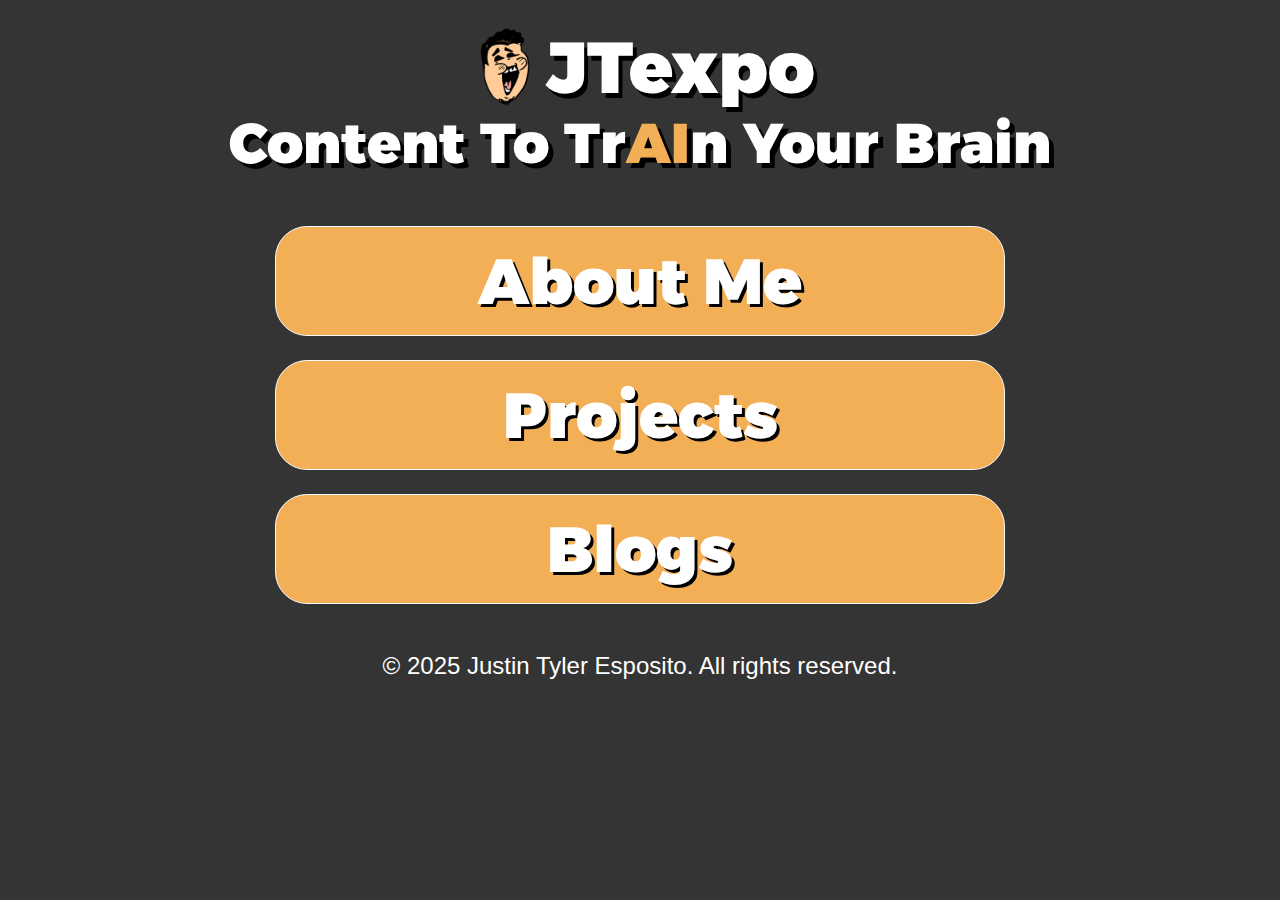
<file: index.html>
<html>

<head>
    <!-- Bootstrap: https://getbootstrap.com -->
    <link rel="stylesheet" href="https://cdn.jsdelivr.net/npm/bootstrap@4.3.1/dist/css/bootstrap.min.css"
        integrity="sha384-ggOyR0iXCbMQv3Xipma34MD+dH/1fQ784/j6cY/iJTQUOhcWr7x9JvoRxT2MZw1T" crossorigin="anonymous">
    <!-- local Stylesheet -->
    <link rel="stylesheet" type="text/css" href="styles.css">
</head>

<body>
    <!-- Healthy Spacing -->
    <br>
    <!-- Header -->
    <header>
        <div class="container">
            <div class="row">
                <div class="col logo-flex-col">
                    <img src="assets/images/jtexpo.png" alt="" class="logo-img">
                    <div class="display-3 logo-main-text">JTexpo</div>
                </div>
            </div>
            <div class="row">
                <div class="col-md-12">
                    <div class="display-4 text-center">
                        <a href="https://www.youtube.com/@JTexpo" target="_blank" class="logo-sub-text">
                            Content To Tr<span style="color: #F3AF56;">AI</span>n Your Brain
                        </a>
                    </div>
                </div>
            </div>
        </div>
    </header>
    <!-- Healthy Spacing -->
    <br>
    <br>
    <!-- Button Selector -->
    <main>
        <div class="container">
            <div class="row">
                <div class="col-sm-2"></div>
                <div class="col-sm-8 text-center">
                    <button onclick="window.location.href = './resume/resume.html';"
                        class="btn btn-light btn-block main-btn">About Me</button>
                </div>
                <div class="col-sm-2"></div>
            </div>
            <br>
            <div class="row">
                <div class="col-sm-2"></div>
                <div class="col-sm-8 text-center">
                    <button onclick="window.location.href = './projects/projects.html';"
                        class="btn btn-light btn-block main-btn">Projects</button>
                </div>
                <div class="col-sm-2"></div>
            </div>
            <br>
            <div class="row">
                <div class="col-sm-2"></div>
                <div class="col-sm-8 text-center">
                    <button onclick="window.location.href = './blogs/blogs.html';"
                        class="btn btn-light btn-block main-btn">Blogs</button>
                </div>
                <div class="col-sm-2"></div>
            </div>
        </div>
    </main>
    <!-- Healthy Spacing -->
    <br>
    <br>
    <!-- Footer -->
    <footer>
        <div class="container">
            <div class="row">
                <div class="col text-center">
                    <div class="h4 footer-rights">&copy; 2025 Justin Tyler Esposito. All rights reserved.</div>
                </div>
            </div>
        </div>
    </footer>
</body>

</html>
</file>
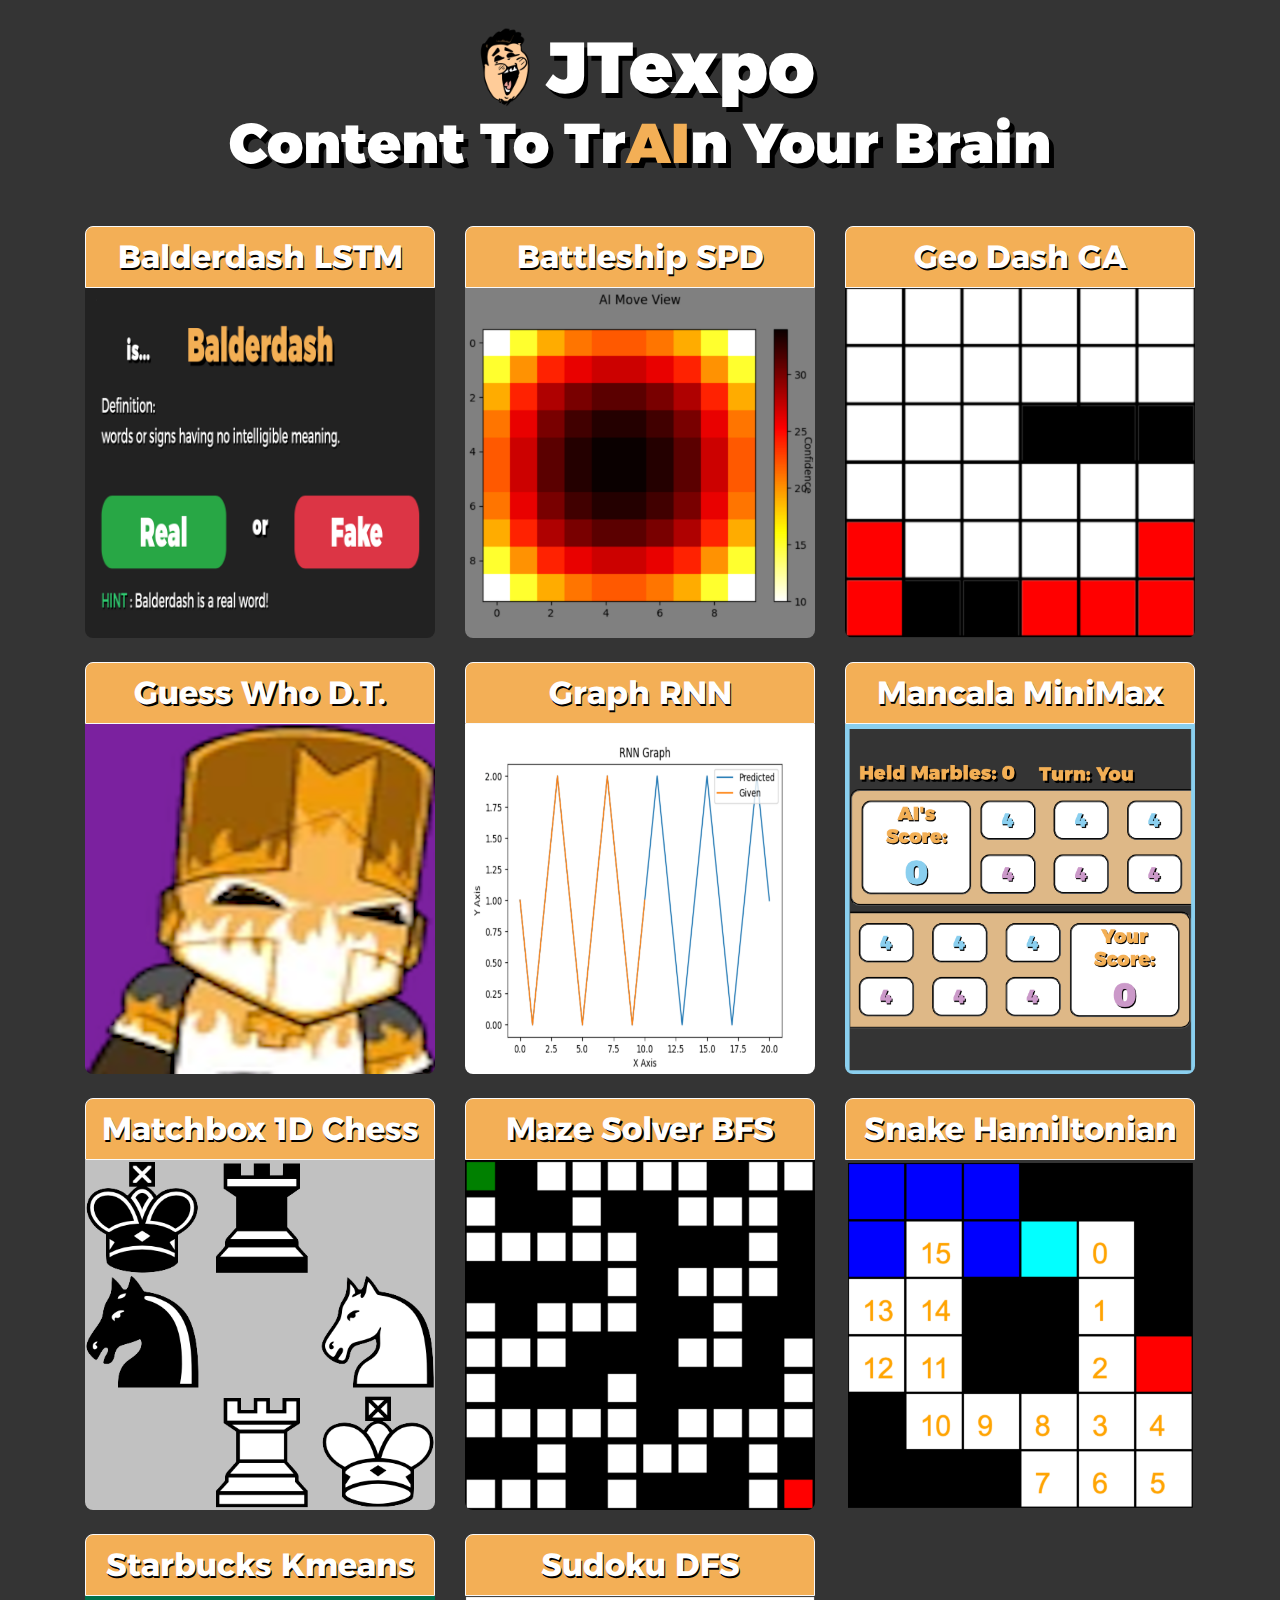
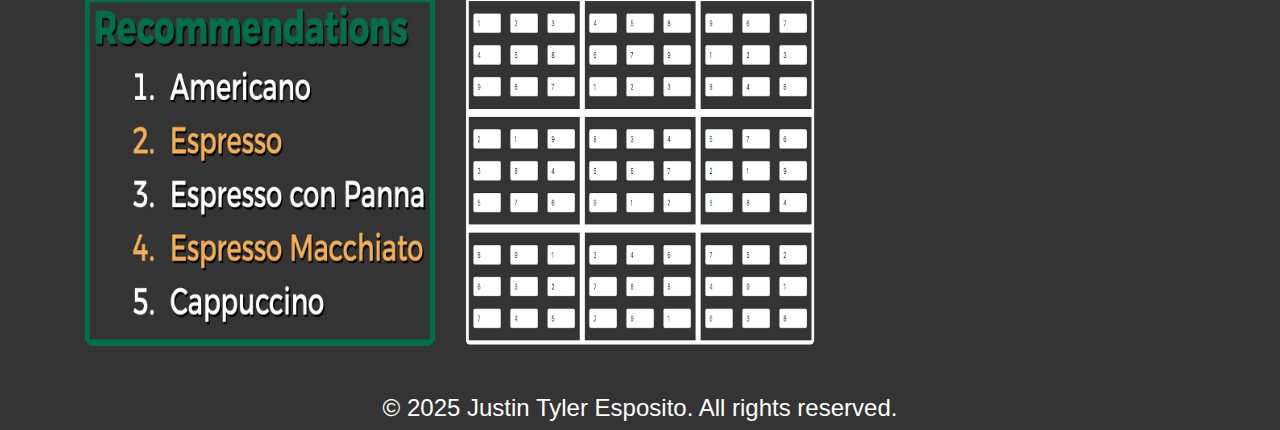
<file: projects/projects.html>
<html>

<head>
    <!-- Scripts: projects.js -->
    <script defer src="./projects.js"></script>
    <!-- Bootstrap: https://getbootstrap.com -->
    <link rel="stylesheet" href="https://cdn.jsdelivr.net/npm/bootstrap@4.3.1/dist/css/bootstrap.min.css"
        integrity="sha384-ggOyR0iXCbMQv3Xipma34MD+dH/1fQ784/j6cY/iJTQUOhcWr7x9JvoRxT2MZw1T" crossorigin="anonymous">
    <!-- local Stylesheet -->
    <link rel="stylesheet" type="text/css" href="../styles.css">
    <link rel="stylesheet" type="text/css" href="./projects.css">
</head>

<body>
    <!-- Healthy Spacing -->
    <br>
    <!-- Header -->
    <header>
        <div class="container">
            <div class="row">
                <div class="col logo-flex-col">
                    <img onclick="window.location.href = '../index.html'" src="../assets/images/jtexpo.png" alt="" class="logo-img">
                    <a href="../index.html" class="display-3 logo-main-text">JTexpo</a>
                </div>
            </div>
            <div class="row">
                <div class="col-md-12">
                    <div class="display-4 text-center">
                        <a href="https://www.youtube.com/@JTexpo" target="_blank" class="logo-sub-text">
                            Content To Tr<span style="color: #F3AF56;">AI</span>n Your Brain
                        </a>
                    </div>
                </div>
            </div>
        </div>
    </header>
    <!-- Healthy Spacing -->
    <br>
    <br>
    <!-- Button Selector -->
    <main>
        <div class="container">
            <div class="row">
                <!-- BALDERDASH LSTM -->
                <div class="col-sm-4">
                    <div class="row">
                        <div class="col-sm-12">
                            <button id="balderdash-lstm" class="btn btn-light btn-block project-btn"
                            onclick="window.location.href = 'https://jtexpo.github.io/Balderdash_LSTM'">Balderdash LSTM</button>
                        </div>
                    </div>
                    <div class="row">
                        <div class="col-sm-12">
                            <img src="../assets/images/projects/Balderdash_LSTM.png" class="img-fluid project-img" alt=""
                                onclick="changeButtonColor(false, 'balderdash-lstm'); window.location.href = 'https://jtexpo.github.io/Balderdash_LSTM'"
                                onmouseover="changeButtonColor(true, 'balderdash-lstm')"
                                onmouseout="changeButtonColor(false, 'balderdash-lstm')"
                                >
                        </div>
                    </div>
                </div>
                <!-- BATTLESHIP SPD -->
                <div class="col-sm-4">
                    <div class="row">
                        <div class="col-sm-12">
                            <button id="battleship-spd" class="btn btn-light btn-block project-btn"
                            onclick="window.location.href = 'https://jtexpo.github.io/Battleship_SPD'">Battleship SPD</button>
                        </div>
                    </div>
                    <div class="row">
                        <div class="col-sm-12">
                            <img src="../assets/images/projects/Battleship_SPD.png" class="img-fluid project-img" alt=""
                                onclick="changeButtonColor(false, 'battleship-spd'); window.location.href = 'https://jtexpo.github.io/Battleship_SPD'"
                                onmouseover="changeButtonColor(true, 'battleship-spd')"
                                onmouseout="changeButtonColor(false, 'battleship-spd')"
                                >
                        </div>
                    </div>
                </div>
                <!-- GEO DASH GA -->
                <div class="col-sm-4">
                    <div class="row">
                        <div class="col-sm-12">
                            <button id="geo-dash-ga" class="btn btn-light btn-block project-btn"
                            onclick="window.location.href = 'https://jtexpo.github.io/Geo_Dash_GA'">Geo Dash GA</button>
                        </div>
                    </div>
                    <div class="row">
                        <div class="col-sm-12">
                            <img src="../assets/images/projects/Geo_Dash_GA.png" class="img-fluid project-img" alt=""
                            onclick="changeButtonColor(false, 'geo-dash-ga'); window.location.href = 'https://jtexpo.github.io/Geo_Dash_GA'"
                            onmouseover="changeButtonColor(true, 'geo-dash-ga')"
                            onmouseout="changeButtonColor(false, 'geo-dash-ga')"
                            >
                        </div>
                    </div>
                </div>
            </div>
            <br>
            <div class="row">
                <!-- GUESS WHO DECISION TREE -->
                <div class="col-sm-4">
                    <div class="row">
                        <div class="col-sm-12">
                            <button id="guess-who-dt" class="btn btn-light btn-block project-btn"
                            onclick="window.location.href = 'https://jtexpo.github.io/Guess_Who_Decision_Tree'">Guess Who D.T.</button>
                        </div>
                    </div>
                    <div class="row">
                        <div class="col-sm-12">
                            <img src="../assets/images/projects/Orange_Knight_Portrait.png" class="img-fluid project-img" alt=""
                            onclick="changeButtonColor(false, 'guess-who-dt'); window.location.href = 'https://jtexpo.github.io/Guess_Who_Decision_Tree'"
                            onmouseover="changeButtonColor(true, 'guess-who-dt')"
                            onmouseout="changeButtonColor(false, 'guess-who-dt')"
                            >
                        </div>
                    </div>
                </div>
                <!-- GRAPH RNN -->
                <div class="col-sm-4">
                    <div class="row">
                        <div class="col-sm-12">
                            <button id="graph-rnn" class="btn btn-light btn-block project-btn"
                            onclick="window.location.href = 'https://jtexpo.github.io/Graph_RNN'">Graph RNN</button>
                        </div>
                    </div>
                    <div class="row">
                        <div class="col-sm-12">
                            <img src="../assets/images/projects/Graph_RNN.png" class="img-fluid project-img" alt=""
                            onclick="changeButtonColor(false, 'graph-rnn'); window.location.href = 'https://jtexpo.github.io/Graph_RNN'"
                            onmouseover="changeButtonColor(true, 'graph-rnn')"
                            onmouseout="changeButtonColor(false, 'graph-rnn')"
                            >
                        </div>
                    </div>
                </div>
                <!-- Mancala MiniMax -->
                <div class="col-sm-4">
                    <div class="row">
                        <div class="col-sm-12">
                            <button id="mancala-mini-max" class="btn btn-light btn-block project-btn"
                            onclick="window.location.href = 'https://jtexpo.github.io/Mancala_MiniMax'">Mancala MiniMax</button>
                        </div>
                    </div>
                    <div class="row">
                        <div class="col-sm-12">
                            <img src="../assets/images/projects/Mancala_MiniMax.png" class="img-fluid project-img" alt=""
                                onclick="changeButtonColor(false, 'mancala-mini-max'); window.location.href = 'https://jtexpo.github.io/Mancala_MiniMax'"
                                onmouseover="changeButtonColor(true, 'mancala-mini-max')"
                                onmouseout="changeButtonColor(false, 'mancala-mini-max')"
                                >
                        </div>
                    </div>
                </div>
            </div>
            <br>
            <div class="row">
                <!-- Matchbox 1D Chess -->
                <div class="col-sm-4">
                    <div class="row">
                        <div class="col-sm-12">
                            <button id="matchbox-1D-chess" class="btn btn-light btn-block project-btn"
                            onclick="window.location.href = 'https://jtexpo.github.io/Matchbox_1D_Chess'">Matchbox 1D Chess</button>
                        </div>
                    </div>
                    <div class="row">
                        <div class="col-sm-12">
                            <img src="../assets/images/projects/Matchbox_1D_Chess.png" class="img-fluid project-img" alt=""
                                onclick="changeButtonColor(false, 'matchbox-1D-chess'); window.location.href = 'https://jtexpo.github.io/Matchbox_1D_Chess'"
                                onmouseover="changeButtonColor(true, 'matchbox-1D-chess')"
                                onmouseout="changeButtonColor(false, 'matchbox-1D-chess')"
                                >
                        </div>
                    </div>
                </div>
                <!-- Maze Solver BFS -->
                <div class="col-sm-4">
                    <div class="row">
                        <div class="col-sm-12">
                            <button id="maze-solver-bfs" class="btn btn-light btn-block project-btn"
                            onclick="window.location.href = 'https://jtexpo.github.io/Maze_Solver_BFS'">Maze Solver BFS</button>
                        </div>
                    </div>
                    <div class="row">
                        <div class="col-sm-12">
                            <img src="../assets/images/projects/Maze_Solver_BFS.png" class="img-fluid project-img" alt=""
                                onclick="changeButtonColor(false, 'maze-solver-bfs'); window.location.href = 'https://jtexpo.github.io/Maze_Solver_BFS'"
                                onmouseover="changeButtonColor(true, 'maze-solver-bfs')"
                                onmouseout="changeButtonColor(false, 'maze-solver-bfs')"
                                >
                        </div>
                    </div>
                </div>
                <!-- SNAKE HAMILTONIAN -->
                <div class="col-sm-4">
                    <div class="row">
                        <div class="col-sm-12">
                            <button id="snake-hamiltonian" class="btn btn-light btn-block project-btn"
                            onclick="window.location.href = 'https://jtexpo.github.io/Snake_Hamiltonian_Cycle'">Snake Hamiltonian</button>
                        </div>
                    </div>
                    <div class="row">
                        <div class="col-sm-12">
                            <img src="../assets/images/projects/Snake_Hamiltonian.png" class="img-fluid project-img" alt=""
                                onclick="changeButtonColor(false, 'snake-hamiltonian'); window.location.href = 'https://jtexpo.github.io/Snake_Hamiltonian_Cycle'"
                                onmouseover="changeButtonColor(true, 'snake-hamiltonian')"
                                onmouseout="changeButtonColor(false, 'snake-hamiltonian')"
                                >
                        </div>
                    </div>
                </div>
            </div>
            <br>
            <div class="row">
                <!-- STARBUCKS KMEANS -->
                <div class="col-sm-4">
                    <div class="row">
                        <div class="col-sm-12">
                            <button id="starbucks-kmeans" class="btn btn-light btn-block project-btn"
                            onclick="window.location.href = 'https://jtexpo.github.io/Starbucks_Kmeans'">Starbucks Kmeans</button>
                        </div>
                    </div>
                    <div class="row">
                        <div class="col-sm-12">
                            <img src="../assets/images/projects/Starbucks_Kmeans.png" class="img-fluid project-img" alt=""
                                onclick="changeButtonColor(false, 'starbucks-kmeans'); window.location.href = 'https://jtexpo.github.io/Starbucks_Kmeans'"
                                onmouseover="changeButtonColor(true, 'starbucks-kmeans')"
                                onmouseout="changeButtonColor(false, 'starbucks-kmeans')"
                                >
                        </div>
                    </div>
                </div>
                <!-- SUDOKU DFS -->
                <div class="col-sm-4">
                    <div class="row">
                        <div class="col-sm-12">
                            <button id="sudoku-dfs" class="btn btn-light btn-block project-btn"
                            onclick="window.location.href = 'https://jtexpo.github.io/Sudoku_DFS'">Sudoku DFS</button>
                        </div>
                    </div>
                    <div class="row">
                        <div class="col-sm-12">
                            <img src="../assets/images/projects/Sudoku_DFS.png" class="img-fluid project-img" alt=""
                                onclick="changeButtonColor(false, 'sudoku-dfs'); window.location.href = 'https://jtexpo.github.io/Sudoku_DFS'"
                                onmouseover="changeButtonColor(true, 'sudoku-dfs')"
                                onmouseout="changeButtonColor(false, 'sudoku-dfs')"
                                >
                        </div>
                    </div>
                </div>
            </div>
        </div>
    </main>
    <!-- Healthy Spacing -->
    <br>
    <br>
    <!-- Footer -->
    <footer>
        <div class="container">
            <div class="row">
                <div class="col text-center">
                    <div class="h4 footer-rights">&copy; 2025 Justin Tyler Esposito. All rights reserved.</div>
                </div>
            </div>
        </div>
    </footer>
</body>

</html>
</file>
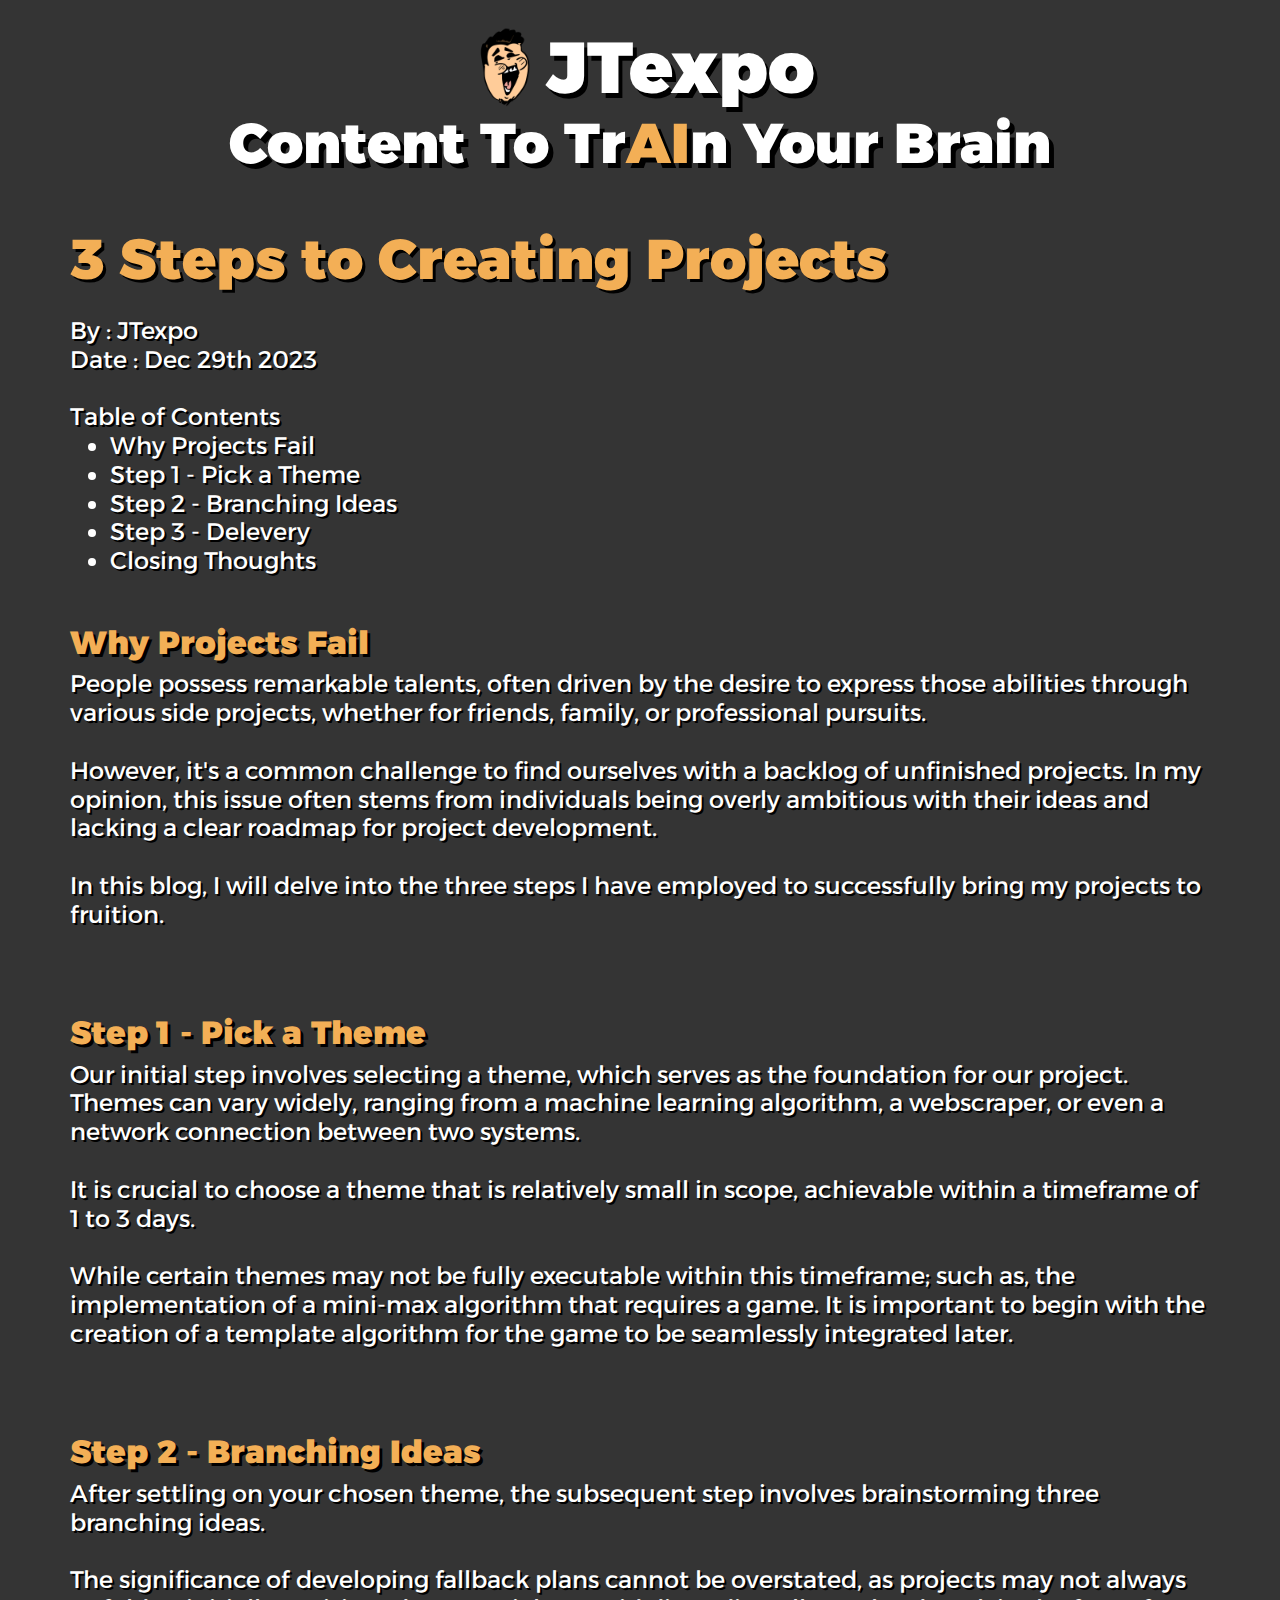
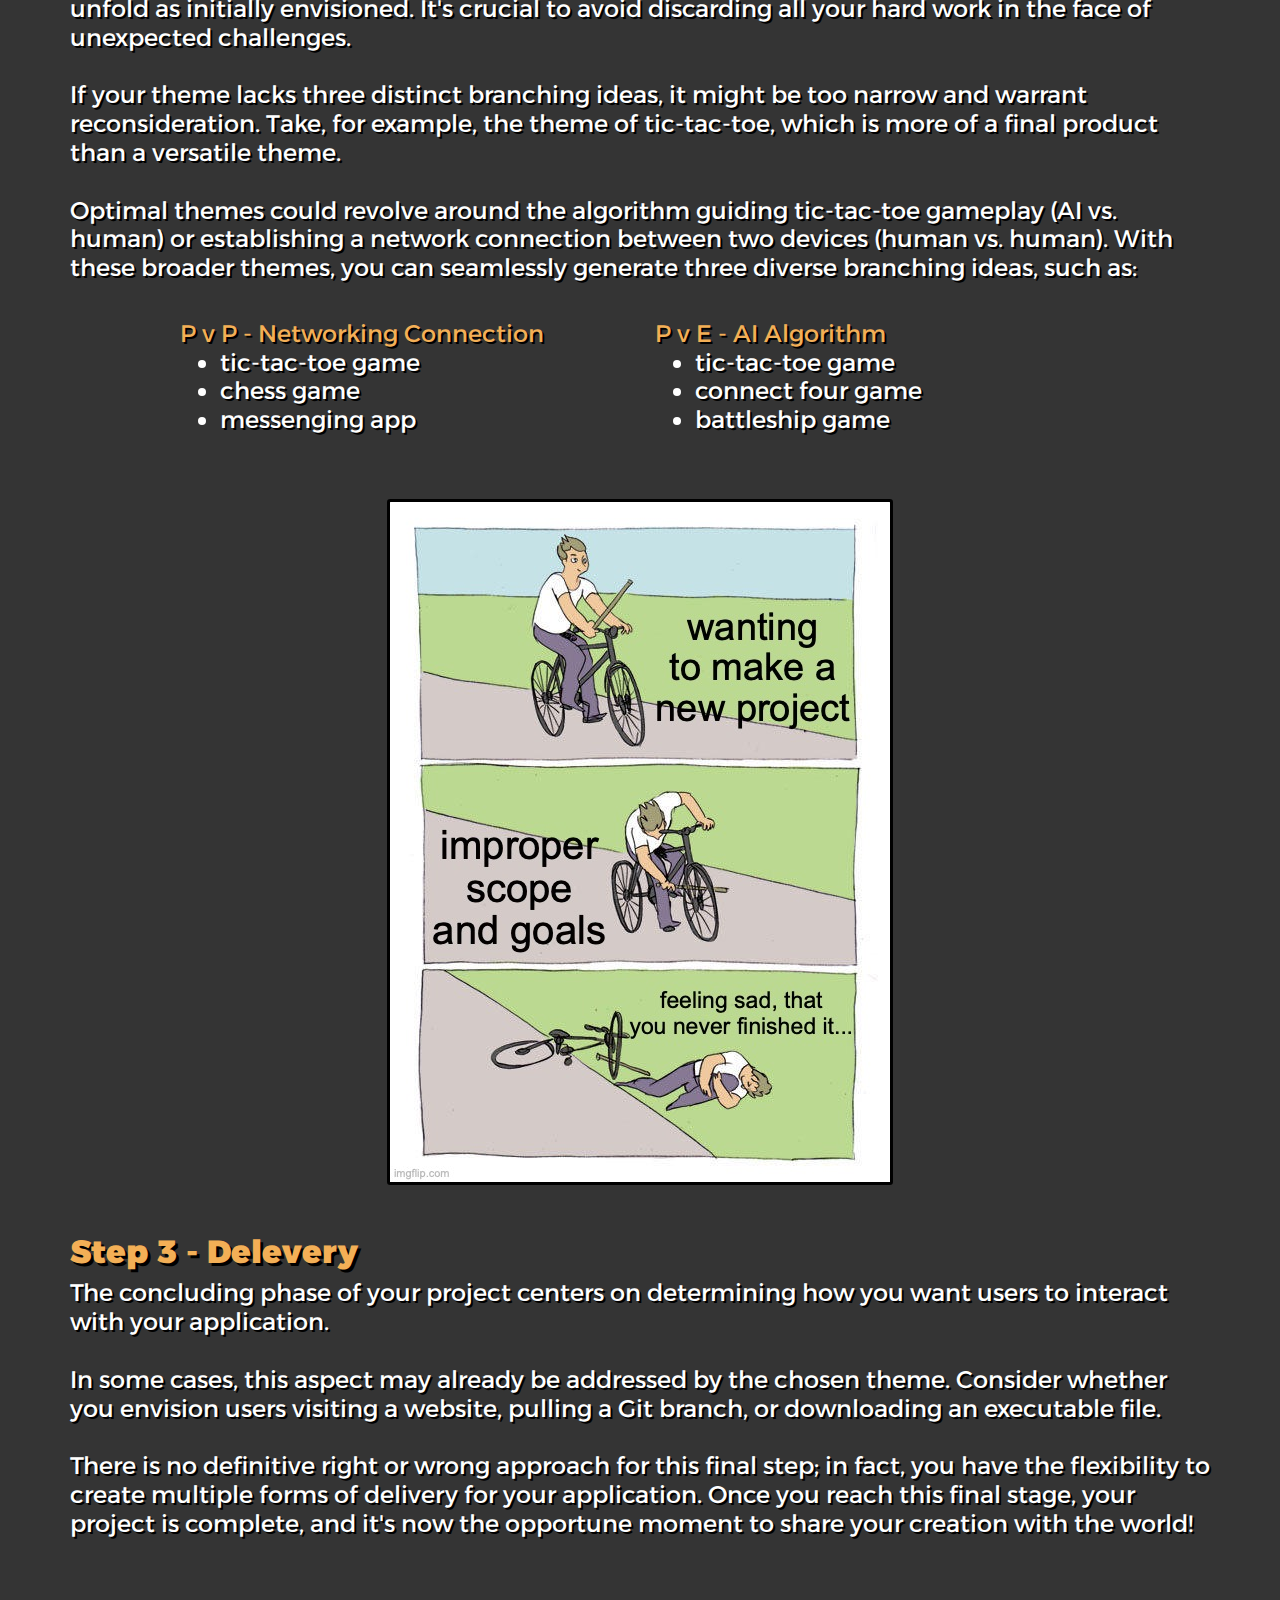
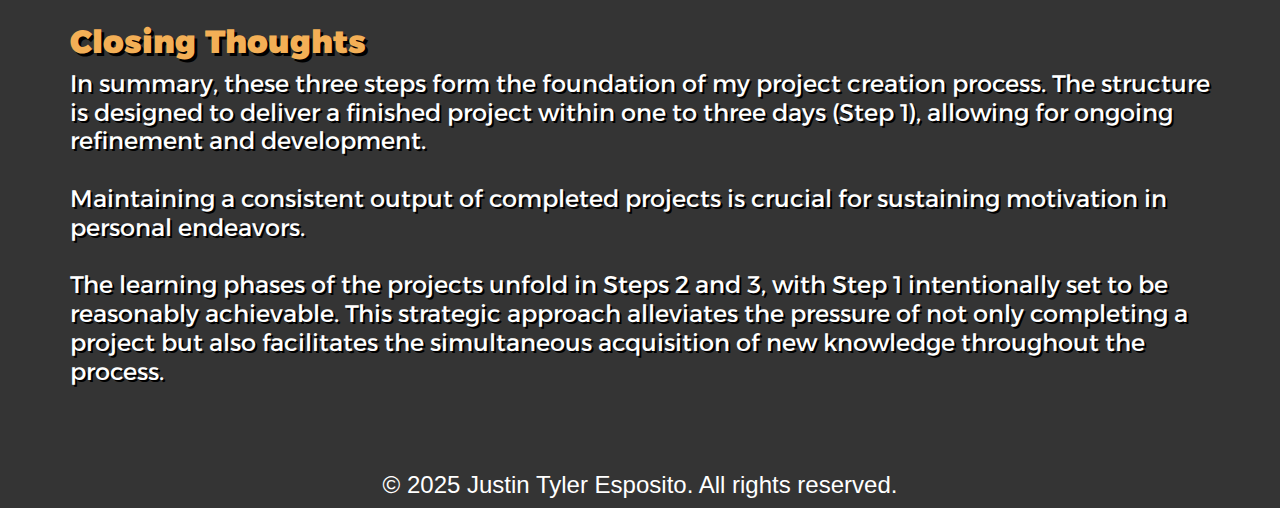
<file: blogs/blogs/3_steps_to_creating_projects.html>
<html>

<head>
    <!-- Bootstrap: https://getbootstrap.com -->
    <link rel="stylesheet" href="https://cdn.jsdelivr.net/npm/bootstrap@4.3.1/dist/css/bootstrap.min.css"
        integrity="sha384-ggOyR0iXCbMQv3Xipma34MD+dH/1fQ784/j6cY/iJTQUOhcWr7x9JvoRxT2MZw1T" crossorigin="anonymous">
    <!-- local Stylesheet -->
    <link rel="stylesheet" type="text/css" href="../../styles.css">
    <link rel="stylesheet" type="text/css" href="./blogs.css">
</head>

<body>
    <!-- Healthy Spacing -->
    <br>
    <!-- Header -->
    <header>
        <div class="container">
            <div class="row">
                <div class="col logo-flex-col">
                    <img onclick="window.location.href = '../../index.html'" src="../../assets/images/jtexpo.png" alt=""
                        class="logo-img">
                    <a href="../../index.html" class="display-3 logo-main-text">JTexpo</a>
                </div>
            </div>
            <div class="row">
                <div class="col-md-12">
                    <div class="display-4 text-center">
                        <a href="https://www.youtube.com/@JTexpo" target="_blank" class="logo-sub-text">
                            Content To Tr<span style="color: #F3AF56;">AI</span>n Your Brain
                        </a>
                    </div>
                </div>
            </div>
        </div>
    </header>
    <!-- Healthy Spacing -->
    <br>
    <br>
    <!-- Button Selector -->
    <main>
        <div class="container">

            <div class="row">
                <div class="display-4 blog-header">3 Steps to Creating Projects</div>
            </div>
            <br>
            <div class="row">
                <div class="h4 blog-info">
                    By : JTexpo <br>
                    Date : Dec 29th 2023 <br><br>
                    Table of Contents
                    <ul>
                        <li><a href="#why-projects-fail">Why Projects Fail</a></li>
                        <li><a href="#step-1">Step 1 - Pick a Theme</a></li>
                        <li><a href="#step-2">Step 2 - Branching Ideas</a></li>
                        <li><a href="#step-3">Step 3 - Delevery</a></li>
                        <li><a href="#closing-thoughts">Closing Thoughts</a></li>
                    </ul>
                </div>
            </div>
            <br>
            <!-- What is PyScript? -->
            <div class="row">
                <div id="why-projects-fail" class="h2 blog-header">Why Projects Fail</div>
            </div>
            <div class="row">
                <div class="h4 blog-info">
                    People possess remarkable talents, often driven by the desire to express those abilities through various side projects, whether for friends, family, or professional pursuits. <br><br>
                    However, it's a common challenge to find ourselves with a backlog of unfinished projects. 
                    In my opinion, this issue often stems from individuals being overly ambitious with their ideas and lacking a clear roadmap for project development. <br><br>
                    In this blog, I will delve into the three steps I have employed to successfully bring my projects to fruition. <br><br>
                </div>
            </div>
            <br><br>
            <!-- What is Github Pages? -->
            <div class="row">
                <div id="step-1" class="h2 blog-header">Step 1 - Pick a Theme</div>
            </div>
            <div class="row">
                <div class="h4 blog-info">
                    Our initial step involves selecting a theme, which serves as the foundation for our project. 
                    Themes can vary widely, ranging from a machine learning algorithm, a webscraper, or even a network connection between two systems. <br><br>
                    It is crucial to choose a theme that is relatively small in scope, achievable within a timeframe of 1 to 3 days. <br><br>
                    While certain themes may not be fully executable within this timeframe; such as, the implementation of a mini-max algorithm that requires a game. 
                    It is important to begin with the creation of a template algorithm for the game to be seamlessly integrated later. <br><br>
                </div>
            </div>
            <br><br>
            <!-- GitHub Pages + PyScript -->
            <div class="row">
                <div id="step-2" class="h2 blog-header">Step 2 - Branching Ideas</div>
            </div>
            <div class="row">
                <div class="h4 blog-info">
                    After settling on your chosen theme, the subsequent step involves brainstorming three branching ideas. <br><br>
                    The significance of developing fallback plans cannot be overstated, as projects may not always unfold as initially envisioned. 
                    It's crucial to avoid discarding all your hard work in the face of unexpected challenges. <br><br>
                    If your theme lacks three distinct branching ideas, it might be too narrow and warrant reconsideration. 
                    Take, for example, the theme of tic-tac-toe, which is more of a final product than a versatile theme. <br><br>
                    Optimal themes could revolve around the algorithm guiding tic-tac-toe gameplay (AI vs. human) or establishing a network connection between two devices (human vs. human). 
                    With these broader themes, you can seamlessly generate three diverse branching ideas, such as: <br><br>
                    
                </div>
            </div>
            <div class="row">
                <div class="col-sm-1"></div>
                <div class="col-sm-5">
                    <div class="h4 blog-info">
                        <span style="color: #F3AF56;">P v P - Networking Connection</span>
                        <ul>
                            <li>tic-tac-toe game</li>
                            <li>chess game</li>
                            <li>messenging app</li>
                        </ul>
                    </div>
                </div>
                <div class="col-sm-5">
                    <div class="h4 blog-info">
                        <span style="color: #F3AF56;">P v E - AI Algorithm</span>
                        <ul>
                            <li>tic-tac-toe game</li>
                            <li>connect four game</li>
                            <li>battleship game</li>
                        </ul>
                    </div>
                </div>
            </div>
            <br><br>
            <div class="row">
                <img class="mx-auto blog-image" src="../../assets/images/blogs/3StCP_Meme.png" alt="">
            </div>
            <br><br>
            <!-- Why Not JavaScript? -->
            <div class="row">
                <div id="step-3" class="h2 blog-header">Step 3 - Delevery</div>
            </div>
            <div class="row">
                <div class="h4 blog-info">
                    The concluding phase of your project centers on determining how you want users to interact with your application. <br><br>
                    In some cases, this aspect may already be addressed by the chosen theme. 
                    Consider whether you envision users visiting a website, pulling a Git branch, or downloading an executable file. <br><br>
                    There is no definitive right or wrong approach for this final step; 
                    in fact, you have the flexibility to create multiple forms of delivery for your application. 
                    Once you reach this final stage, your project is complete, and it's now the opportune moment to share your creation with the world! <br><br>
                </div>
            </div>
            <br><br>
            <!-- Closing Thoughts -->
            <div class="row">
                <div class="h2 blog-header">Closing Thoughts</div>
            </div>
            <div class="row">
                <div id="closing-thoughts" class="h4 blog-info">
                    In summary, these three steps form the foundation of my project creation process. 
                    The structure is designed to deliver a finished project within one to three days (Step 1), allowing for ongoing refinement and development. <br><br>
                    Maintaining a consistent output of completed projects is crucial for sustaining motivation in personal endeavors. <br><br>
                    The learning phases of the projects unfold in Steps 2 and 3, with Step 1 intentionally set to be reasonably achievable. 
                    This strategic approach alleviates the pressure of not only completing a project but also facilitates the simultaneous acquisition of new knowledge throughout the process. <br><br>
                </div>
            </div>
        </div>
    </main>
    <!-- Healthy Spacing -->
    <br>
    <br>
    <!-- Footer -->
    <footer>
        <div class="container">
            <div class="row">
                <div class="col text-center">
                    <div class="h4 footer-rights">&copy; 2025 Justin Tyler Esposito. All rights reserved.</div>
                </div>
            </div>
        </div>
    </footer>
</body>

</html>
</file>
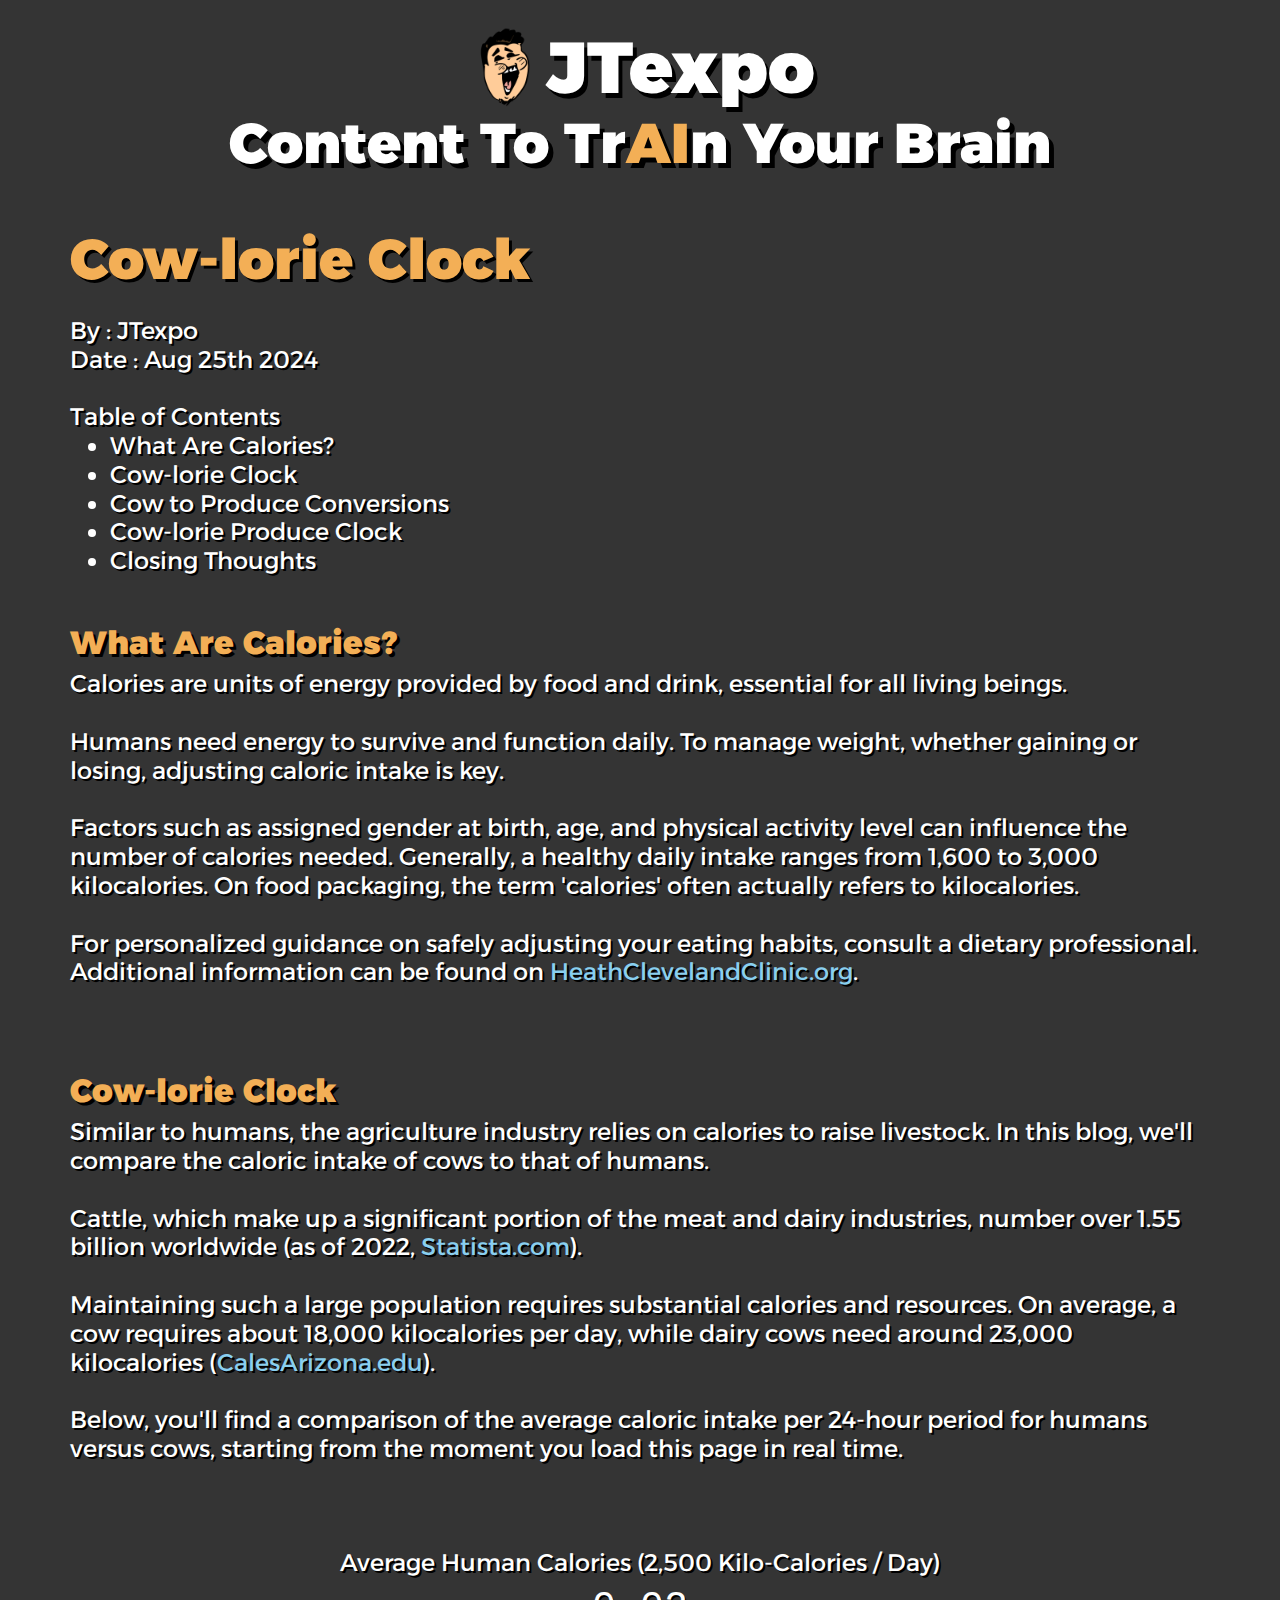
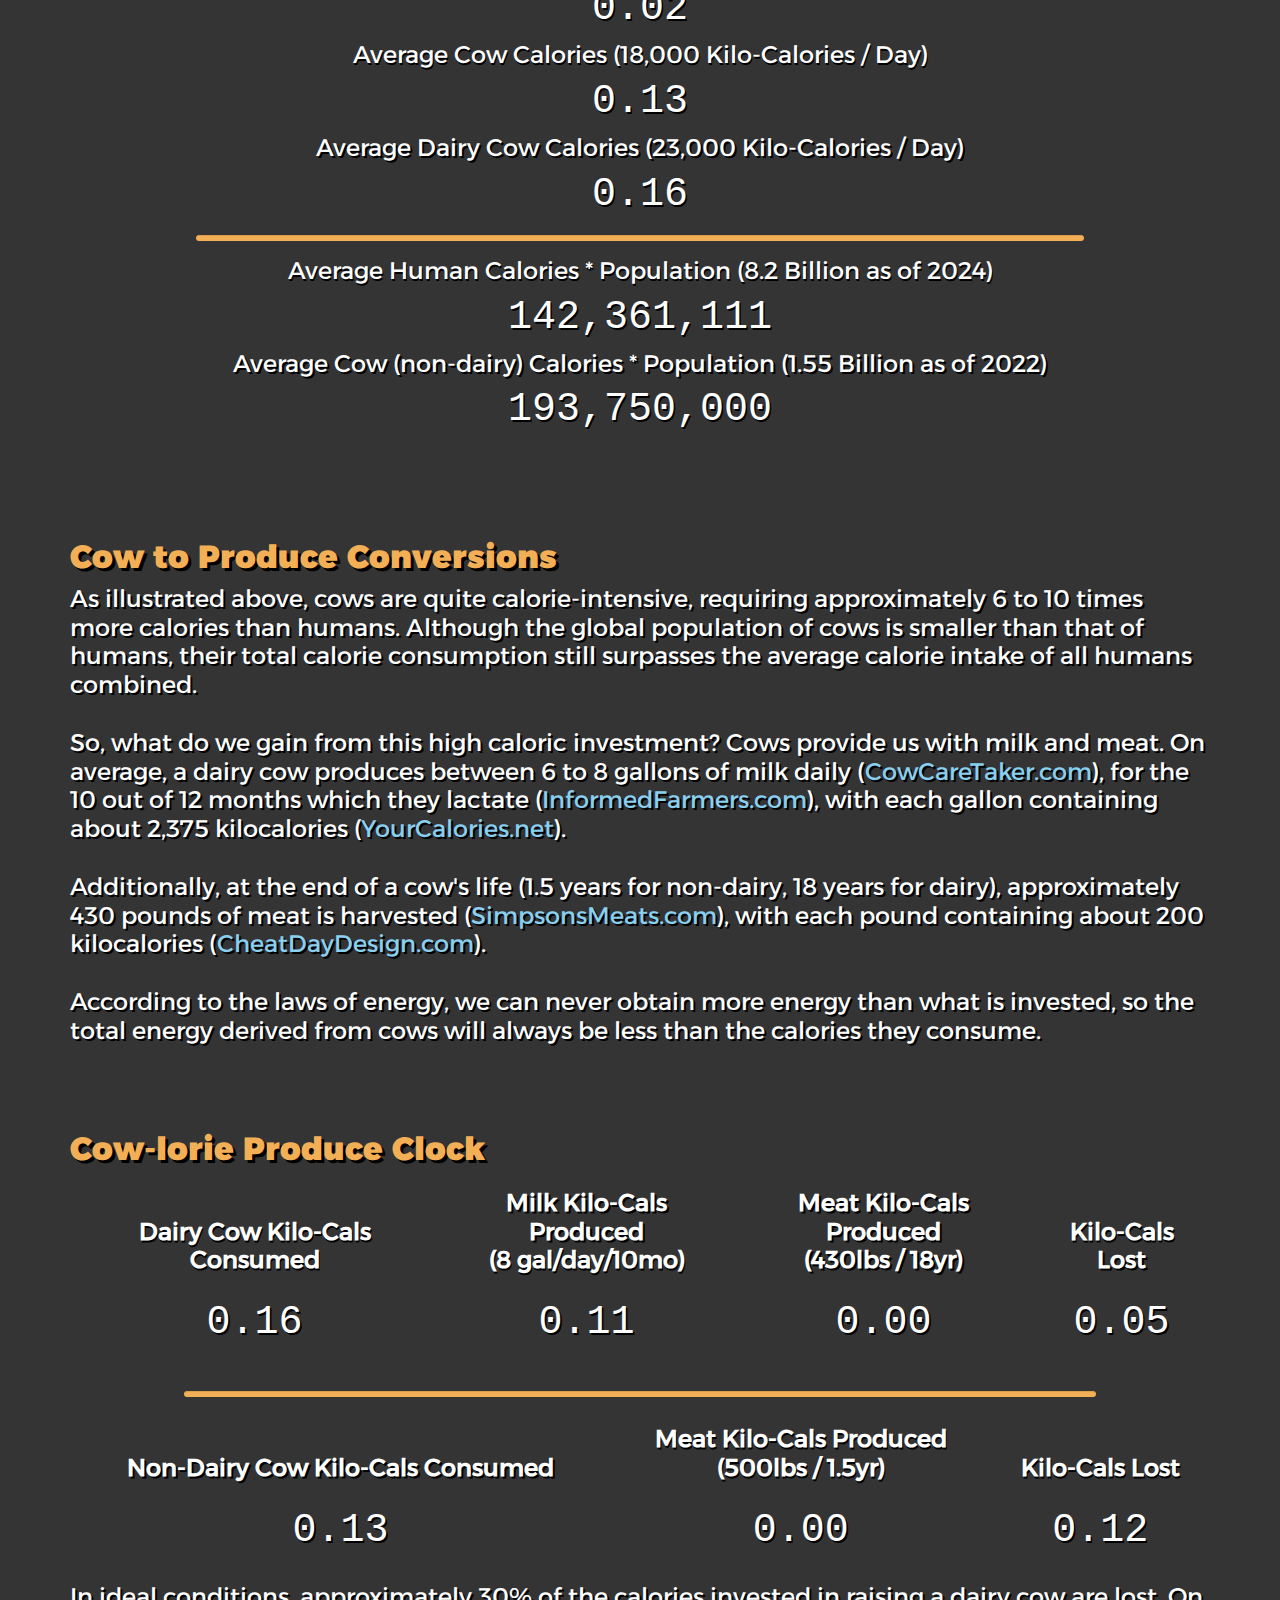
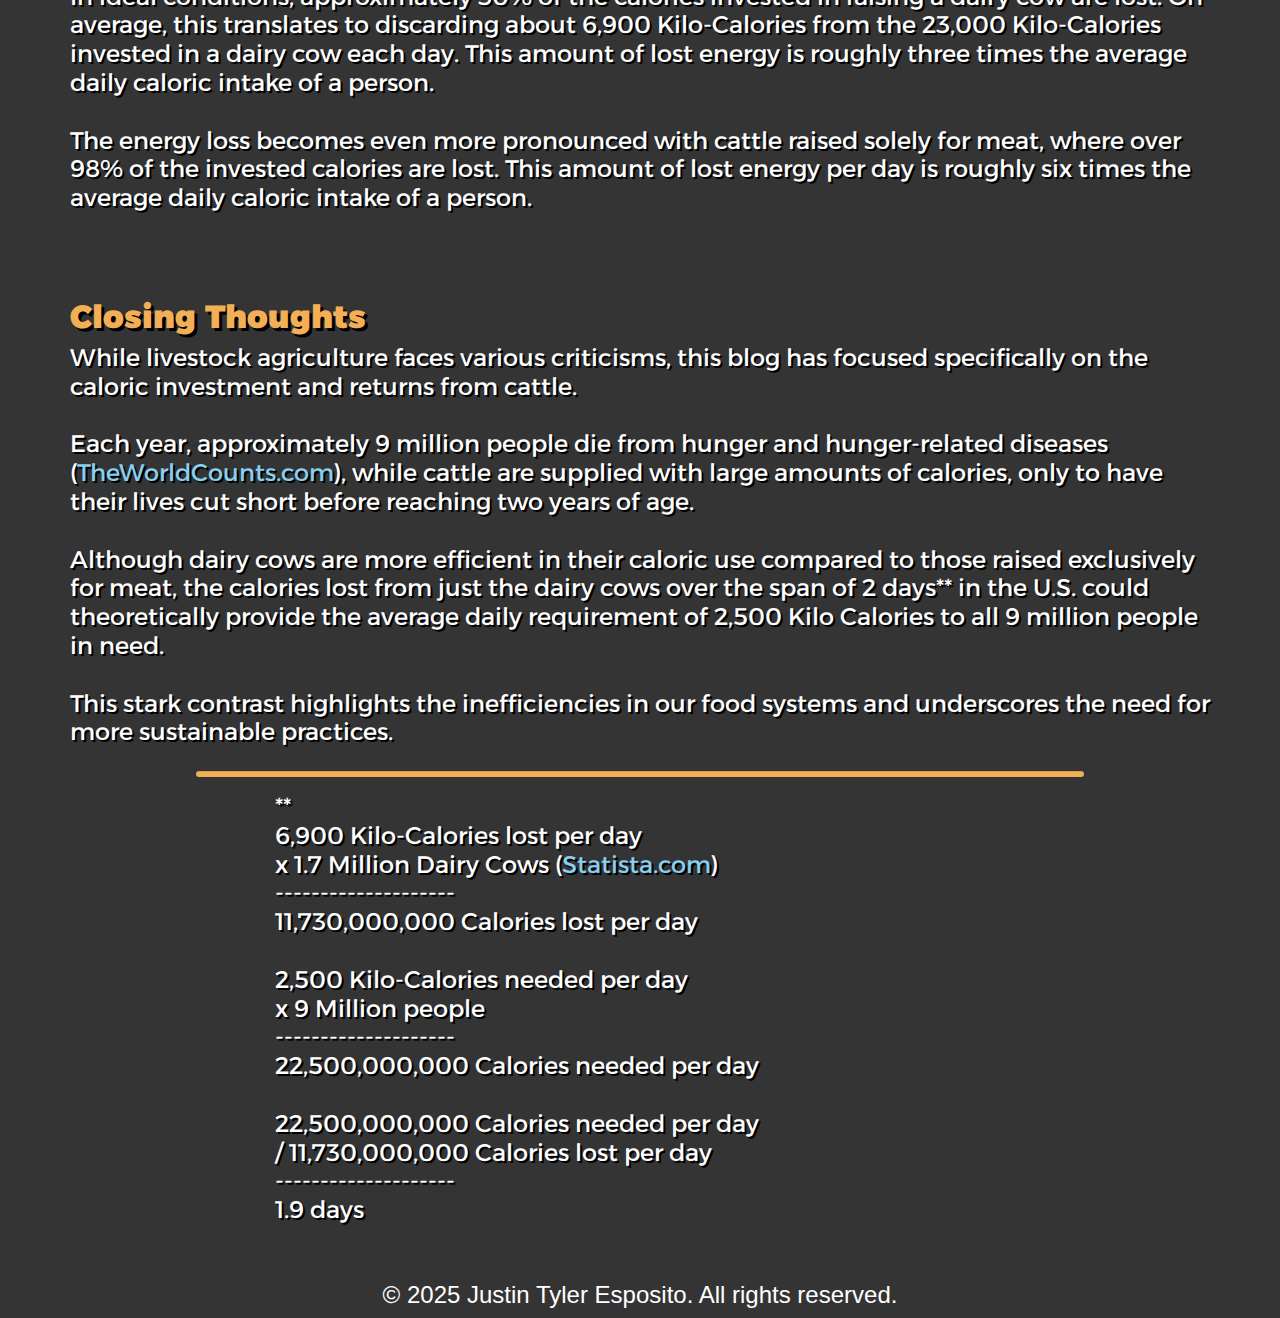
<file: blogs/blogs/cowlorie_clock.html>
<html>

<head>
    <!-- Bootstrap: https://getbootstrap.com -->
    <link rel="stylesheet" href="https://cdn.jsdelivr.net/npm/bootstrap@4.3.1/dist/css/bootstrap.min.css"
        integrity="sha384-ggOyR0iXCbMQv3Xipma34MD+dH/1fQ784/j6cY/iJTQUOhcWr7x9JvoRxT2MZw1T" crossorigin="anonymous">
    <!-- local Stylesheet -->
    <link rel="stylesheet" type="text/css" href="../../styles.css">
    <link rel="stylesheet" type="text/css" href="./blogs.css">
</head>

<body>
    <!-- Healthy Spacing -->
    <br>
    <!-- Header -->
    <header>
        <div class="container">
            <div class="row">
                <div class="col logo-flex-col">
                    <img onclick="window.location.href = '../../index.html'" src="../../assets/images/jtexpo.png" alt=""
                        class="logo-img">
                    <a href="../../index.html" class="display-3 logo-main-text">JTexpo</a>
                </div>
            </div>
            <div class="row">
                <div class="col-md-12">
                    <div class="display-4 text-center">
                        <a href="https://www.youtube.com/@JTexpo" target="_blank" class="logo-sub-text">
                            Content To Tr<span style="color: #F3AF56;">AI</span>n Your Brain
                        </a>
                    </div>
                </div>
            </div>
        </div>
    </header>
    <!-- Healthy Spacing -->
    <br>
    <br>
    <!-- Button Selector -->
    <main>
        <div class="container">

            <div class="row">
                <div class="display-4 blog-header">Cow-lorie Clock</div>
            </div>
            <br>
            <div class="row">
                <div class="h4 blog-info">
                    By : JTexpo <br>
                    Date : Aug 25th 2024 <br><br>
                    Table of Contents
                    <ul>
                        <li><a href="#what-are-calories">What Are Calories?</a></li>
                        <li><a href="#cow-lorie-clock">Cow-lorie Clock</a></li>
                        <li><a href="#cow-to-produce-conversions">Cow to Produce Conversions</a></li>
                        <li><a href="#cow-lorie-produce-clock">Cow-lorie Produce Clock</a></li>
                        <li><a href="#closing-thoughts">Closing Thoughts</a></li>
                    </ul>
                </div>
            </div>
            <br>
            <!-- What Are Calories? -->
            <div class="row">
                <div id="what-are-calories" class="h2 blog-header">What Are Calories?</div>
            </div>
            <div class="row">
                <div class="h4 blog-info">
                    Calories are units of energy provided by food and drink, essential for all living beings.<br><br>
                    Humans need energy to survive and function daily. 
                    To manage weight, whether gaining or losing, adjusting caloric intake is key. <br><br>
                    Factors such as assigned gender at birth, age, and physical activity level can influence the number of calories needed. 
                    Generally, a healthy daily intake ranges from 1,600 to 3,000 kilocalories. 
                    On food packaging, the term 'calories' often actually refers to kilocalories. <br><br>
                    For personalized guidance on safely adjusting your eating habits, consult a dietary professional.
                    Additional information can be found on <a class = "source-link" href="https://health.clevelandclinic.org/how-many-calories-a-day-should-i-eat" target="_blank" >HeathClevelandClinic.org</a>. <br><br>
                </div>
            </div>
            <br><br>
            <!-- Cow-lorie Clock -->
            <div class="row">
                <div id="cow-lorie-clock" class="h2 blog-header">Cow-lorie Clock</div>
            </div>
            <div class="row">
                <div class="h4 blog-info">
                    Similar to humans, the agriculture industry relies on calories to raise livestock. 
                    In this blog, we'll compare the caloric intake of cows to that of humans. <br><br>
                    Cattle, which make up a significant portion of the meat and dairy industries, number over 1.55 billion worldwide (as of 2022, <a class = "source-link" href="https://www.statista.com/statistics/263979/global-cattle-population-since-1990/" target="_blank" >Statista.com</a>). <br><br>
                    Maintaining such a large population requires substantial calories and resources. 
                    On average, a cow requires about 18,000 kilocalories per day, while dairy cows need around 23,000 kilocalories (<a class = "source-link" href="https://cales.arizona.edu/forageandgrain/sites/cals.arizona.edu.forageandgrain/files/az9523.pdf" target="_blank" >CalesArizona.edu</a>). <br><br>
                    Below, you'll find a comparison of the average caloric intake per 24-hour period for humans versus cows, starting from the moment you load this page in real time. <br><br>
                </div>
            </div>
            <br><br>
            <div class="row">
                <div class="col-sm-12">
                    <div class="h4 blog-info text-center">

                        <label>Average Human Calories (2,500 Kilo-Calories / Day)</label>
                        <div class="h1" id="human-calories-per-interval" style="font-family: monospace;">0</div>
                        <label>Average Cow Calories (18,000 Kilo-Calories / Day)</label>
                        <div class="h1" id="cow-calories-per-interval" style="font-family: monospace;">0</div>
                        <label>Average Dairy Cow Calories (23,000 Kilo-Calories / Day)</label>
                        <div class="h1" id="dairy-cow-calories-per-interval" style="font-family: monospace;">0</div>
                        <hr style="background-color: #F3AF56; height: .3rem; border-radius: 2rem; width: 80%;">
                        <label>Average Human Calories * Population (8.2 Billion as of 2024)</label>
                        <div class="h1" id="human-population-calories-per-interval" style="font-family: monospace;">0</div>
                        <label>Average Cow (non-dairy) Calories * Population (1.55 Billion as of 2022)</label>
                        <div class="h1" id="cow-population-calories-per-interval" style="font-family: monospace;">0</div>

                    </div>
                </div>
            </div>
            <br><br><br><br>
            <!-- Cow to Produce Conversions -->
            <div class="row">
                <div id="cow-to-produce-conversions" class="h2 blog-header">Cow to Produce Conversions</div>
            </div>
            <div class="row">
                <div class="h4 blog-info">
                    As illustrated above, cows are quite calorie-intensive, requiring approximately 6 to 10 times more calories than humans. 
                    Although the global population of cows is smaller than that of humans, their total calorie consumption still surpasses the average calorie intake of all humans combined. <br><br>
                    So, what do we gain from this high caloric investment? 
                    Cows provide us with milk and meat. 
                    On average, a dairy cow produces between 6 to 8 gallons of milk daily (<a class = "source-link" href="https://cowcaretaker.com/how-much-milk-does-a-cow-produce-a-day/" target="_blank" >CowCareTaker.com</a>), 
                    for the 10 out of 12 months which they lactate (<a class = "source-link" href="https://informedfarmers.com/how-long-do-dairy-cows-produce-milk-for/" target="_blank" >InformedFarmers.com</a>), 
                    with each gallon containing about 2,375 kilocalories (<a class = "source-link" href="https://your-calories.net/whole-milk-10-serving-size" target="_blank" >YourCalories.net</a>). <br><br>
                    Additionally, at the end of a cow's life (1.5 years for non-dairy, 18 years for dairy), approximately 430 pounds of meat is harvested (<a class = "source-link" href="https://simpsonsmeats.com/blogs/blog/how-much-meat-do-you-get-from-a-cow/" target="_blank" >SimpsonsMeats.com</a>),  
                    with each pound containing about 200 kilocalories (<a class = "source-link" href="https://cheatdaydesign.com/steak-nutrition-guide/" target="_blank" >CheatDayDesign.com</a>). <br><br>
                    According to the laws of energy, we can never obtain more energy than what is invested, so the total energy derived from cows will always be less than the calories they consume. <br><br>
                </div>
            </div>
            <br><br>
            <!-- Cow-lorie to Produce Clock -->
            <div class="row">
                <div id="cow-lorie-produce-clock" class="h2 blog-header">Cow-lorie Produce Clock</div>
            </div>
            <div class="row">
                <table class="table table-borderless">
                    <thead class="h4 blog-info text-center">
                        <th>Dairy Cow  Kilo-Cals Consumed</th>
                        <th>Milk  Kilo-Cals Produced<br>(8 gal/day/10mo)</th>
                        <th>Meat  Kilo-Cals Produced<br>(430lbs / 18yr)</th>
                        <th>Kilo-Cals Lost</th>
                    </thead>
                    <tbody class="h1 blog-info text-center" style="font-family: monospace;">
                        <tr>
                            <td id="dairy-cow-calories-consumed-produce">0</td>
                            <td id="dairy-cow-calories-milk-produce">0</td>
                            <td id="dairy-cow-calories-meat-produce">0</td>
                            <td id="dairy-cow-calories-lost">0</td>
                        </tr>
                    </tbody>
                </table>
                <hr style="background-color: #F3AF56; height: .3rem; border-radius: 2rem; width: 80%;">
                <table class="table table-borderless">
                    <thead class="h4 blog-info text-center">
                        <th>Non-Dairy Cow  Kilo-Cals Consumed</th>
                        <th>Meat  Kilo-Cals Produced<br>(500lbs / 1.5yr)</th>
                        <th>Kilo-Cals Lost</th>
                    </thead>
                    <tbody class="h1 blog-info text-center" style="font-family: monospace;">
                        <tr>
                            <td id="cow-calories-consumed-produce">0</td>
                            <td id="cow-calories-meat-produce">0</td>
                            <td id="cow-calories-lost">0</td>
                        </tr>
                    </tbody>
                </table>
                <br><br>
                <div class="h4 blog-info">
                    In ideal conditions, approximately 30% of the calories invested in raising a dairy cow are lost. 
                    On average, this translates to discarding about 6,900 Kilo-Calories from the 23,000 Kilo-Calories invested in a dairy cow each day. 
                    This amount of lost energy is roughly three times the average daily caloric intake of a person. <br><br>
                    The energy loss becomes even more pronounced with cattle raised solely for meat, where over 98% of the invested calories are lost.
                    This amount of lost energy per day is roughly six times the average daily caloric intake of a person. <br><br>
                </div>
            </div>
            <br><br>
            <!-- Closing Thoughts -->
            <div class="row">
                <div class="h2 blog-header"  id="closing-thoughts">Closing Thoughts</div>
            </div>
            <div class="row">
                <div class="h4 blog-info">
                    While livestock agriculture faces various criticisms, this blog has focused specifically on the caloric investment and returns from cattle. <br><br>
                    Each year, approximately 9 million people die from hunger and hunger-related diseases (<a class = "source-link" href="https://www.theworldcounts.com/challenges/people-and-poverty/hunger-and-obesity/how-many-people-die-from-hunger-each-year" target="_blank" >TheWorldCounts.com</a>),  
                    while cattle are supplied with large amounts of calories, only to have their lives cut short before reaching two years of age. <br><br>
                    Although dairy cows are more efficient in their caloric use compared to those raised exclusively for meat, 
                    the calories lost from just the dairy cows over the span of 2 days** in the U.S. could theoretically provide the average daily requirement of 2,500 Kilo Calories to all 9 million people in need. <br><br>
                    This stark contrast highlights the inefficiencies in our food systems and underscores the need for more sustainable practices.
                </div>
            </div>
            <hr style="background-color: #F3AF56; height: .3rem; border-radius: 2rem; width: 80%;">
            <div class="row">
                <div class="col-sm-2"></div>
                <div class="col-sm-8 h4 blog-info">
                        **<br>
                        6,900 Kilo-Calories lost per day<br>
                        x 1.7 Million Dairy Cows (<a class = "source-link" href="https://www.statista.com/statistics/194962/top-10-us-states-by-number-of-milk-cows/" target="_blank" >Statista.com</a>)<br>
                        -------------------- <br>
                        11,730,000,000 Calories lost per day<br><br>
                        
                        2,500 Kilo-Calories needed per day<br>
                        x 9 Million people <br>
                        -------------------- <br>
                        22,500,000,000 Calories needed per day<br><br>

                        22,500,000,000 Calories needed per day <br>
                        / 11,730,000,000 Calories lost per day <br>
                        -------------------- <br>
                        1.9 days
                </div>
            </div>
        </div>
    </main>
    <!-- Healthy Spacing -->
    <br>
    <br>
    <!-- Footer -->
    <footer>
        <div class="container">
            <div class="row">
                <div class="col text-center">
                    <div class="h4 footer-rights">&copy; 2025 Justin Tyler Esposito. All rights reserved.</div>
                </div>
            </div>
        </div>
    </footer>
</body>

</html>


<script>
    // INITS
    // -----
    const updateInterval = 5
    const secondsInDay = 24 * 60 * 60
    const MCal = 1000 // MCal = 1000x KCal (what we usually see when we see calories)
    const humanPopulation = 8_200_000_000
    const cowPopulation = 1_550_000_000

    // Calories Per Day
    // ----------------
    const averageHumanDailyCalories = 2.5 * MCal;
    const averageCowDailyCalories = 18 * MCal;
    const averageMilkingCowDailyCalories = 23 * MCal;

    // Calories Produced Per Day
    // -------------------------
    // 8 (gallons of milk) * 2.375 (MCals per Gallon of milk) * 10 / 12 ( number of months a cow can lactate)
    const averageMilkCalories = 8 * 2.375 * MCal * ( 10 / 12 );
    // 420 (lbs of meat) * .2 (MCals per lbs of meat) / 2 * 365 ( years to wait in order to obtain the meat - daily average conversion )
    const averageMeatCalories = (430 * .2 * MCal) / ( 18 * 365 );
    const averageMeatCowCalories = (500 * .23 * MCal) / ( 1.5 * 365 );
    
    // hour * min * sec * update_interval
    const humanCaloriesPerInterval = averageHumanDailyCalories / (secondsInDay * updateInterval); 
    const cowCaloriesPerInterval = averageCowDailyCalories / (secondsInDay * updateInterval); 
    const dairyCowCaloriesPerInterval = averageMilkingCowDailyCalories / (secondsInDay * updateInterval); 
    const milkCaloriesPerInterval = averageMilkCalories / (secondsInDay * updateInterval); 
    const meatCaloriesPerInterval = averageMeatCalories / (secondsInDay * updateInterval); 
    const meatCowCaloriesPerInterval = averageMeatCowCalories / (secondsInDay * updateInterval); 

    // Reference to the earnings display element
    const humanCaloriesElement = document.getElementById('human-calories-per-interval');
    const cowCaloriesElement = document.getElementById('cow-calories-per-interval');
    const dairyCowCaloriesElement = document.getElementById('dairy-cow-calories-per-interval');
    const humanPopulationCaloriesElement = document.getElementById('human-population-calories-per-interval');
    const cowPopulationCaloriesElement = document.getElementById('cow-population-calories-per-interval');
    
    const dairyCowCaloriesConsumedProcudedElement = document.getElementById("dairy-cow-calories-consumed-produce");
    const dairyCowCaloriesMilkProcudedElement = document.getElementById("dairy-cow-calories-milk-produce");
    const dairyCowCaloriesMeatProcudedElement = document.getElementById("dairy-cow-calories-meat-produce");
    const dairyCowCaloriesLostElement = document.getElementById("dairy-cow-calories-lost");

    const cowCaloriesConsumedProcudedElement = document.getElementById("cow-calories-consumed-produce");
    const cowCaloriesMeatProcudedElement = document.getElementById("cow-calories-meat-produce");
    const cowCaloriesLostElement = document.getElementById("cow-calories-lost");

    // Initial earnings value
    let humanCaloriesCounterValue = 0;
    let cowCaloriesCounterValue = 0;
    let dairyCowCaloriesCounterValue = 0;

    let milkProducedCounterValue = 0;
    let meatProducedCounterValue = 0;
    let meatCowProducedCounterValue = 0;

    // Function to update earnings display
    function updateEarnings() {
        humanCaloriesCounterValue += humanCaloriesPerInterval;
        cowCaloriesCounterValue += cowCaloriesPerInterval;
        dairyCowCaloriesCounterValue += dairyCowCaloriesPerInterval;

        milkProducedCounterValue += milkCaloriesPerInterval;
        meatProducedCounterValue += meatCaloriesPerInterval;
        meatCowProducedCounterValue += meatCowCaloriesPerInterval;

        humanCaloriesElement.textContent = `${humanCaloriesCounterValue.toFixed(2)}`;
        cowCaloriesElement.textContent = `${cowCaloriesCounterValue.toFixed(2)}`;
        dairyCowCaloriesElement.textContent = `${dairyCowCaloriesCounterValue.toFixed(2)}`;

        humanPopulationCaloriesElement.textContent = `${(humanCaloriesCounterValue * humanPopulation).toLocaleString('en-US',{ minimumFractionDigits: 0, maximumFractionDigits: 0 })}`;
        cowPopulationCaloriesElement.textContent = `${(cowCaloriesCounterValue * cowPopulation).toLocaleString('en-US',{ minimumFractionDigits: 0, maximumFractionDigits: 0 })}`;

        dairyCowCaloriesConsumedProcudedElement.textContent = `${dairyCowCaloriesCounterValue.toFixed(2)}`;
        dairyCowCaloriesMilkProcudedElement.textContent = `${milkProducedCounterValue.toFixed(2)}`;
        dairyCowCaloriesMeatProcudedElement.textContent = `${meatProducedCounterValue.toFixed(2)}`;
        dairyCowCaloriesLostElement.textContent = `${(dairyCowCaloriesCounterValue - (milkProducedCounterValue+meatProducedCounterValue)).toFixed(2)}`;
        // show the precent??? `${(dairyCowCaloriesCounterValue - (milkProducedCounterValue+meatProducedCounterValue))/dairyCowCaloriesCounterValue}`;

        cowCaloriesConsumedProcudedElement.textContent = `${cowCaloriesCounterValue.toFixed(2)}`;
        cowCaloriesMeatProcudedElement.textContent = `${meatCowProducedCounterValue.toFixed(2)}`;
        cowCaloriesLostElement.textContent = `${(cowCaloriesCounterValue - meatCowProducedCounterValue).toFixed(2)}`;
    }

    // Update earnings every second / updateInterval
    setInterval(updateEarnings, 1000 / updateInterval);
</script>
</file>
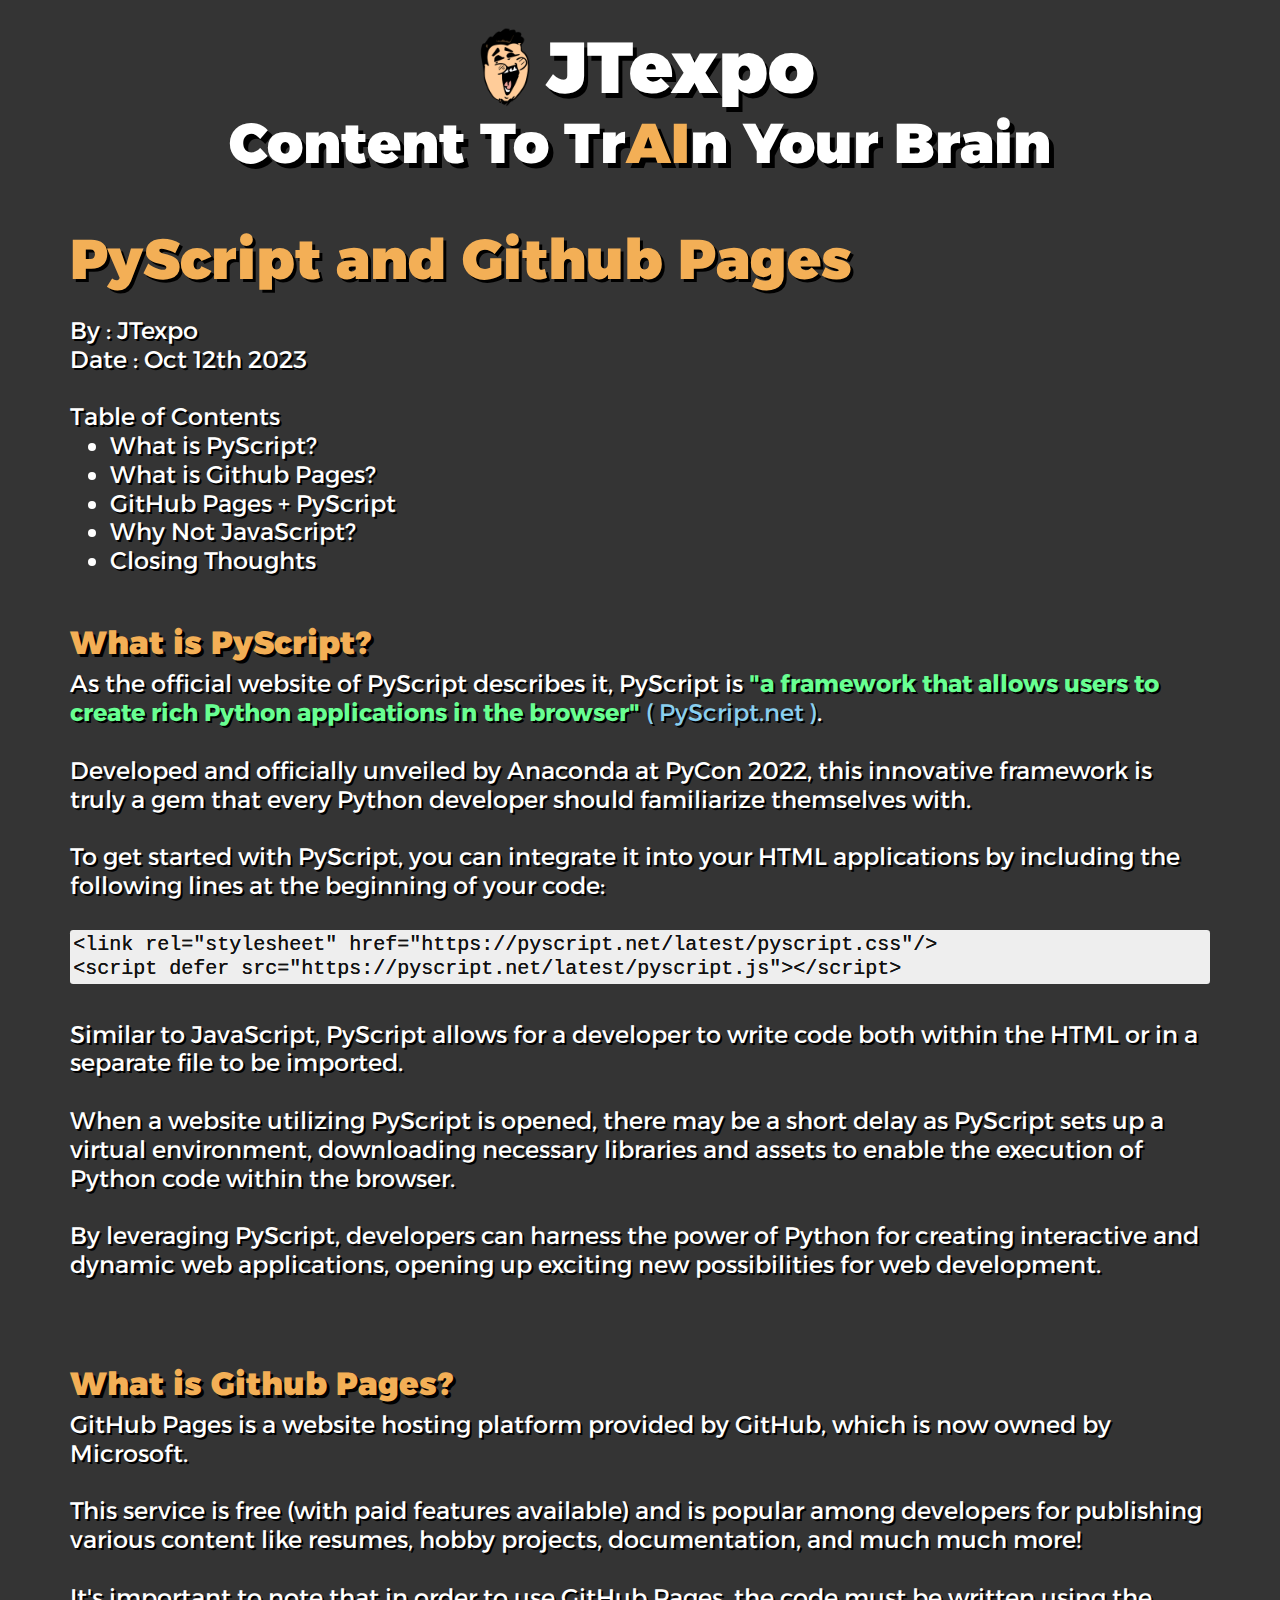
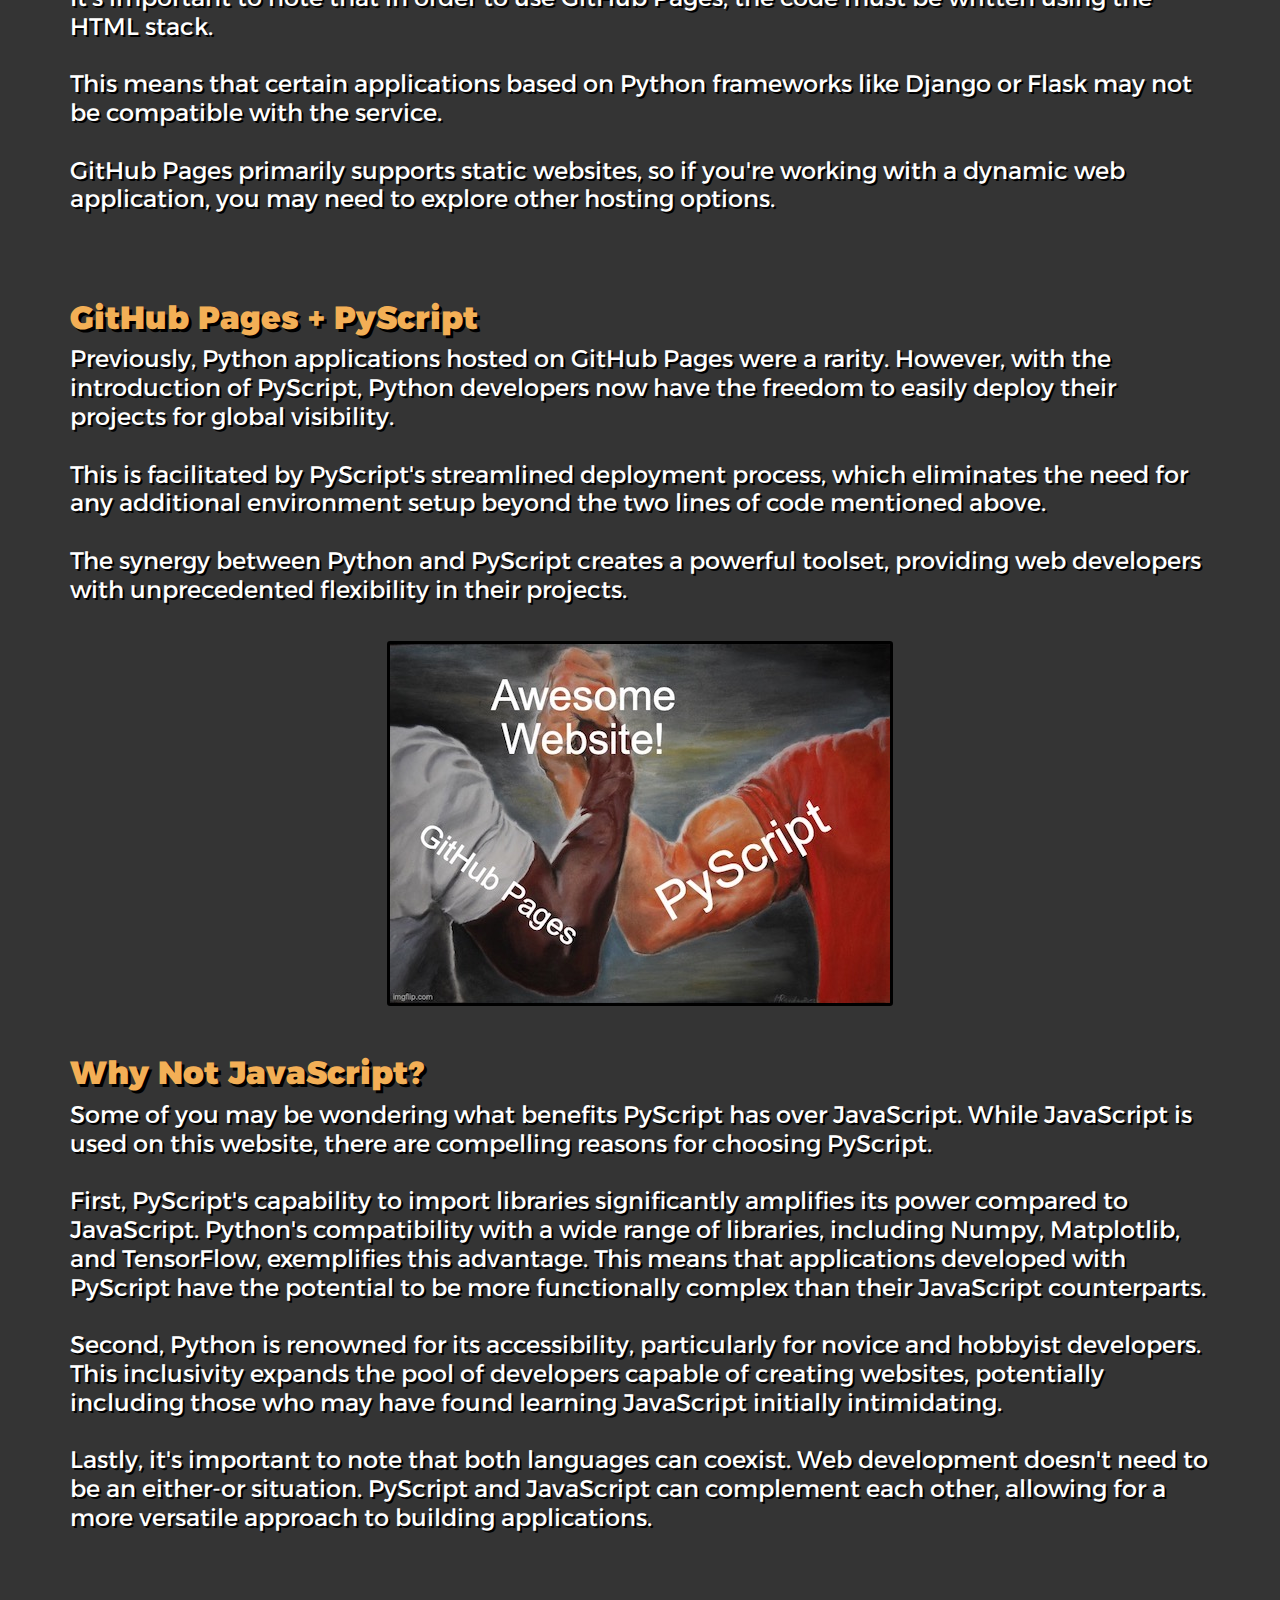
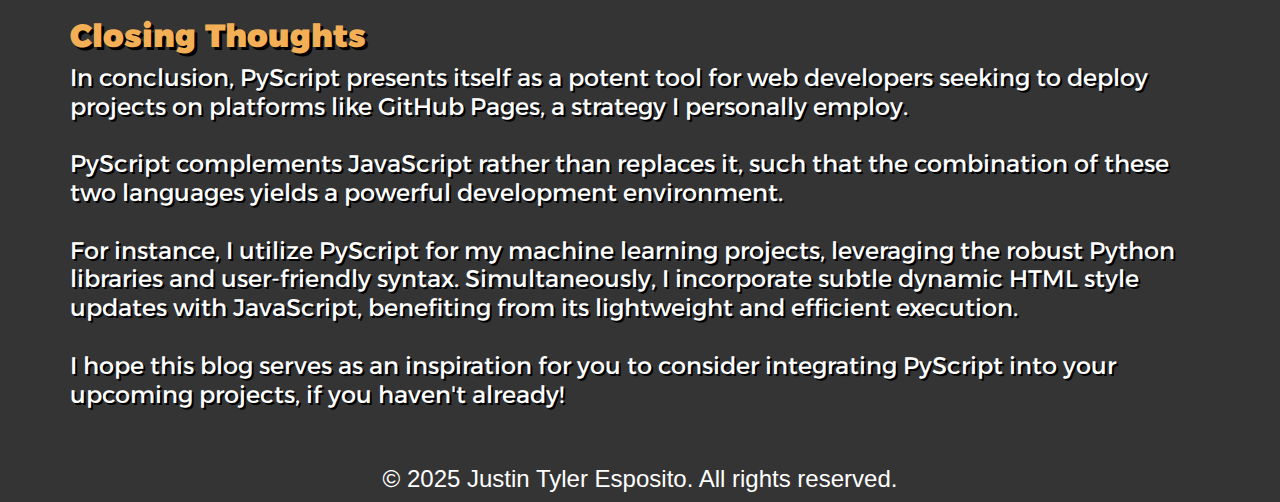
<file: blogs/blogs/pyscript_and_github_pages.html>
<html>

<head>
    <!-- Bootstrap: https://getbootstrap.com -->
    <link rel="stylesheet" href="https://cdn.jsdelivr.net/npm/bootstrap@4.3.1/dist/css/bootstrap.min.css"
        integrity="sha384-ggOyR0iXCbMQv3Xipma34MD+dH/1fQ784/j6cY/iJTQUOhcWr7x9JvoRxT2MZw1T" crossorigin="anonymous">
    <!-- local Stylesheet -->
    <link rel="stylesheet" type="text/css" href="../../styles.css">
    <link rel="stylesheet" type="text/css" href="./blogs.css">
</head>

<body>
    <!-- Healthy Spacing -->
    <br>
    <!-- Header -->
    <header>
        <div class="container">
            <div class="row">
                <div class="col logo-flex-col">
                    <img onclick="window.location.href = '../../index.html'" src="../../assets/images/jtexpo.png" alt=""
                        class="logo-img">
                    <a href="../../index.html" class="display-3 logo-main-text">JTexpo</a>
                </div>
            </div>
            <div class="row">
                <div class="col-md-12">
                    <div class="display-4 text-center">
                        <a href="https://www.youtube.com/@JTexpo" target="_blank" class="logo-sub-text">
                            Content To Tr<span style="color: #F3AF56;">AI</span>n Your Brain
                        </a>
                    </div>
                </div>
            </div>
        </div>
    </header>
    <!-- Healthy Spacing -->
    <br>
    <br>
    <!-- Button Selector -->
    <main>
        <div class="container">

            <div class="row">
                <div class="display-4 blog-header">PyScript and Github Pages</div>
            </div>
            <br>
            <div class="row">
                <div class="h4 blog-info">
                    By : JTexpo <br>
                    Date : Oct 12th 2023 <br><br>
                    Table of Contents
                    <ul>
                        <li><a href="#what-is-pyscript">What is PyScript?</a></li>
                        <li><a href="#what-is-github-pages">What is Github Pages?</a></li>
                        <li><a href="#github-pages-pyscript">GitHub Pages + PyScript</a></li>
                        <li><a href="#why-not-javascript">Why Not JavaScript?</a></li>
                        <li><a href="#closing-thoughts">Closing Thoughts</a></li>
                    </ul>
                </div>
            </div>
            <br>
            <!-- What is PyScript? -->
            <div class="row">
                <div id="what-is-pyscript" class="h2 blog-header">What is PyScript?</div>
            </div>
            <div class="row">
                <div class="h4 blog-info">
                    As the official website of PyScript describes it, PyScript is
                    <span style="color: #68FF92; font-family: Alexandria-Bold;">"a framework that allows users to create
                        rich Python applications in the browser"</span> <a class = "source-link" href="https://pyscript.net" target="_blank" >( PyScript.net )</a>.<br><br>
                    Developed and officially unveiled by Anaconda at PyCon 2022, this innovative framework is truly a
                    gem that every Python developer should familiarize themselves with. <br><br>
                    To get started with PyScript, you can integrate it into your HTML applications by including the
                    following lines at the beginning of your code:
                    <br><br>
                    <div class="h5 blog-code">
                        &lt;link rel="stylesheet" href="https://pyscript.net/latest/pyscript.css"/&gt; <br>
                        &lt;script defer src="https://pyscript.net/latest/pyscript.js"&gt;&lt;/script&gt;
                    </div>
                    <br>
                    Similar to JavaScript, PyScript allows for a developer to write code both within the HTML or in a
                    separate file to be imported. <br><br>
                    When a website utilizing PyScript is opened, there may be a short delay as PyScript sets up a
                    virtual environment, downloading necessary libraries and assets to enable the execution of Python
                    code within the browser. <br><br>
                    By leveraging PyScript, developers can harness the power of Python for creating interactive and
                    dynamic web applications, opening up exciting new possibilities for web development.<br><br>
                </div>
            </div>
            <br><br>
            <!-- What is Github Pages? -->
            <div class="row">
                <div id="what-is-github-pages" class="h2 blog-header">What is Github Pages?</div>
            </div>
            <div class="row">
                <div class="h4 blog-info">
                    GitHub Pages is a website hosting platform provided by GitHub, which is now owned by Microsoft.
                    <br><br>
                    This service is free (with paid features available) and is popular among developers for publishing
                    various content like resumes, hobby projects, documentation, and much much more! <br><br>
                    It's important to note that in order to use GitHub Pages, the code must be written using the HTML
                    stack. <br><br>
                    This means that certain applications based on Python frameworks like Django or Flask may not be
                    compatible with the service. <br><br>
                    GitHub Pages primarily supports static websites, so if you're working with a dynamic web
                    application, you may need to explore other hosting options. <br><br>
                </div>
            </div>
            <br><br>
            <!-- GitHub Pages + PyScript -->
            <div class="row">
                <div id="github-pages-pyscript" class="h2 blog-header">GitHub Pages + PyScript</div>
            </div>
            <div class="row">
                <div class="h4 blog-info">
                    Previously, Python applications hosted on GitHub Pages were a rarity.
                    However, with the introduction of PyScript, Python developers now have the freedom to easily deploy
                    their projects for global visibility. <br><br>
                    This is facilitated by PyScript's streamlined deployment process, which eliminates the need for any
                    additional environment setup beyond the two lines of code mentioned above. <br><br>
                    The synergy between Python and PyScript creates a powerful toolset, providing web developers with
                    unprecedented flexibility in their projects. <br><br>
                </div>
            </div>
            <div class="row">
                <img class="mx-auto blog-image" src="../../assets/images/blogs/PyScript_Meme.png" alt="">
            </div>
            <br><br>
            <!-- Why Not JavaScript? -->
            <div class="row">
                <div id="why-not-javascript" class="h2 blog-header">Why Not JavaScript?</div>
            </div>
            <div class="row">
                <div class="h4 blog-info">
                    Some of you may be wondering what benefits PyScript has over JavaScript.
                    While JavaScript is used on this website, there are compelling reasons for choosing PyScript.
                    <br><br>
                    First, PyScript's capability to import libraries significantly amplifies its power compared to
                    JavaScript.
                    Python's compatibility with a wide range of libraries, including Numpy, Matplotlib, and TensorFlow,
                    exemplifies this advantage.
                    This means that applications developed with PyScript have the potential to be more functionally
                    complex than their JavaScript counterparts. <br><br>
                    Second, Python is renowned for its accessibility, particularly for novice and hobbyist developers.
                    This inclusivity expands the pool of developers capable of creating websites, potentially including
                    those who may have found learning JavaScript initially intimidating. <br><br>
                    Lastly, it's important to note that both languages can coexist.
                    Web development doesn't need to be an either-or situation.
                    PyScript and JavaScript can complement each other, allowing for a more versatile approach to
                    building applications.<br><br>
                </div>
            </div>
            <br><br>
            <!-- Closing Thoughts -->
            <div class="row">
                <div class="h2 blog-header">Closing Thoughts</div>
            </div>
            <div class="row">
                <div id="closing-thoughts" class="h4 blog-info">
                    In conclusion, PyScript presents itself as a potent tool for web developers seeking to deploy
                    projects on platforms like GitHub Pages, a strategy I personally employ. <br><br>
                    PyScript complements JavaScript rather than replaces it, such that the combination of these two
                    languages yields a powerful development environment. <br><br>
                    For instance, I utilize PyScript for my machine learning projects, leveraging the robust Python
                    libraries and user-friendly syntax.
                    Simultaneously, I incorporate subtle dynamic HTML style updates with JavaScript, benefiting from its
                    lightweight and efficient execution. <br><br>
                    I hope this blog serves as an inspiration for you to consider integrating PyScript into your
                    upcoming projects, if you haven't already!
                </div>
            </div>
        </div>
    </main>
    <!-- Healthy Spacing -->
    <br>
    <br>
    <!-- Footer -->
    <footer>
        <div class="container">
            <div class="row">
                <div class="col text-center">
                    <div class="h4 footer-rights">&copy; 2025 Justin Tyler Esposito. All rights reserved.</div>
                </div>
            </div>
        </div>
    </footer>
</body>

</html>
</file>
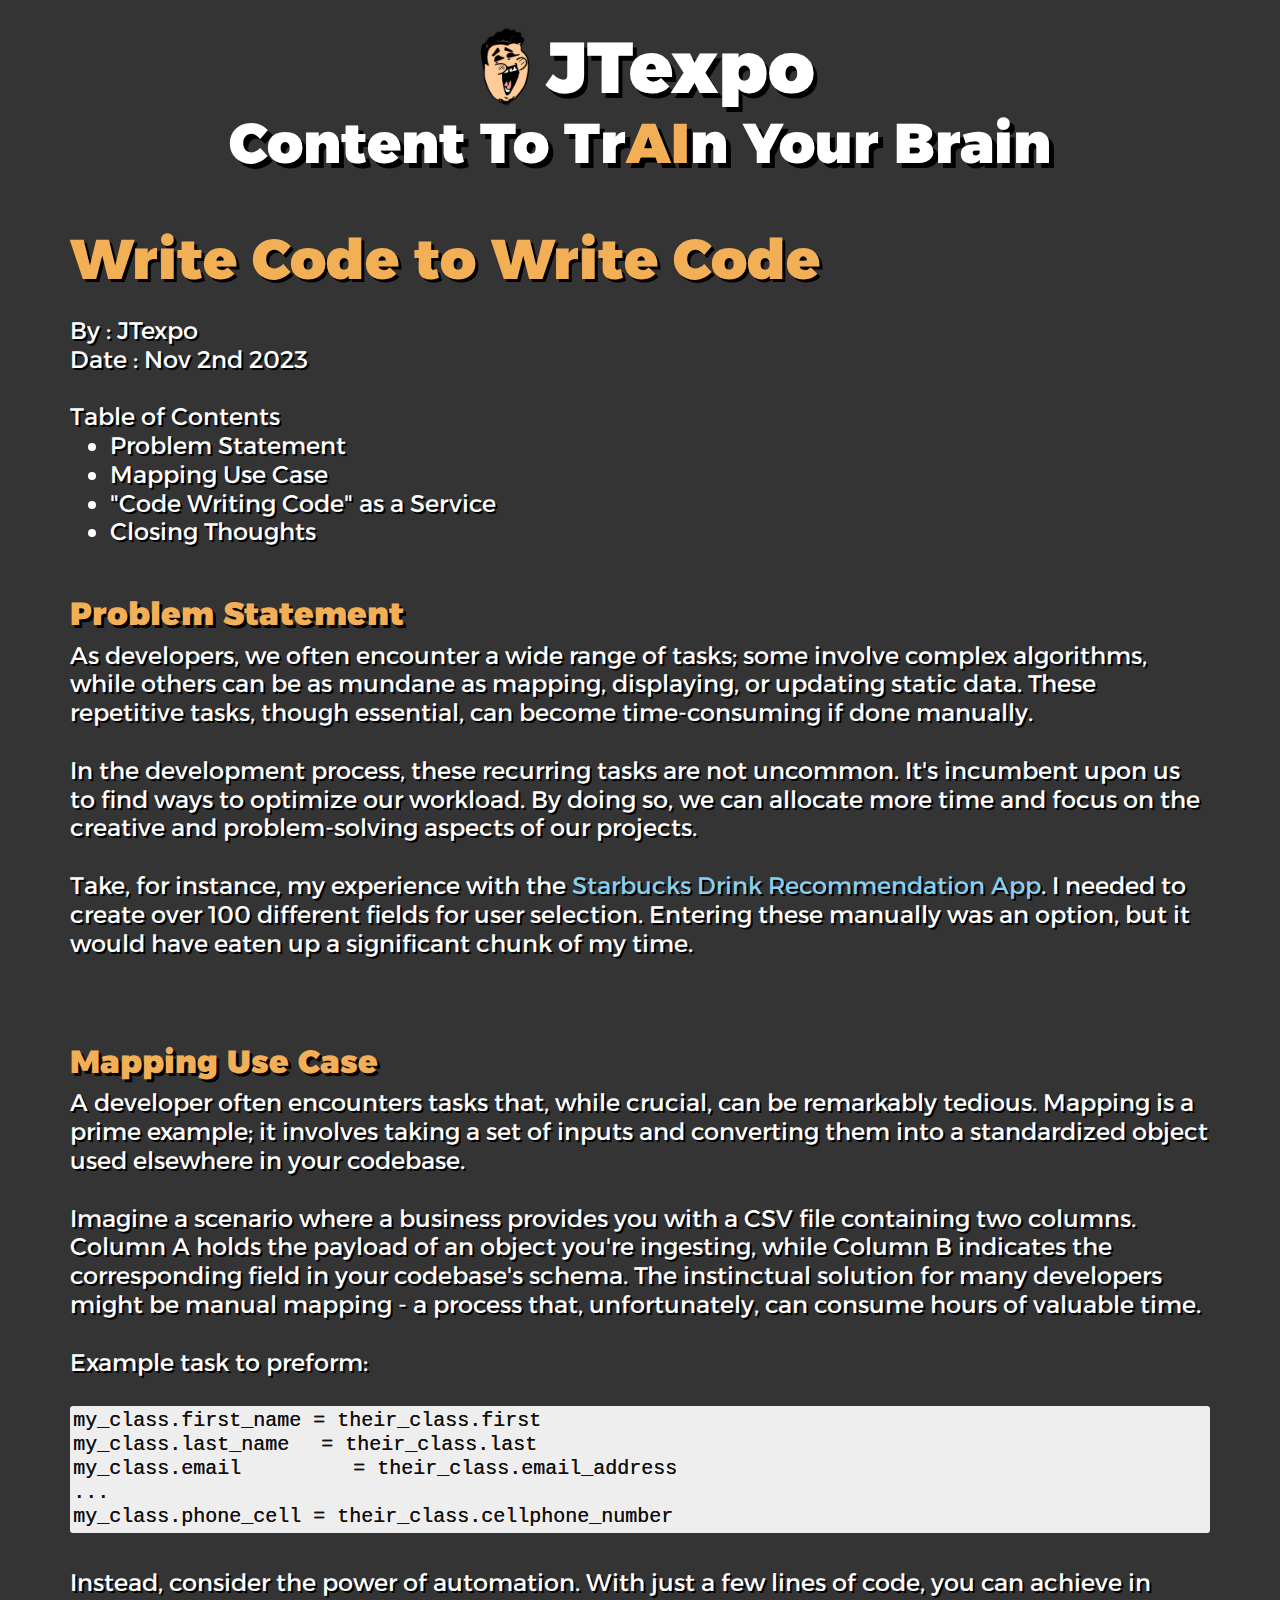
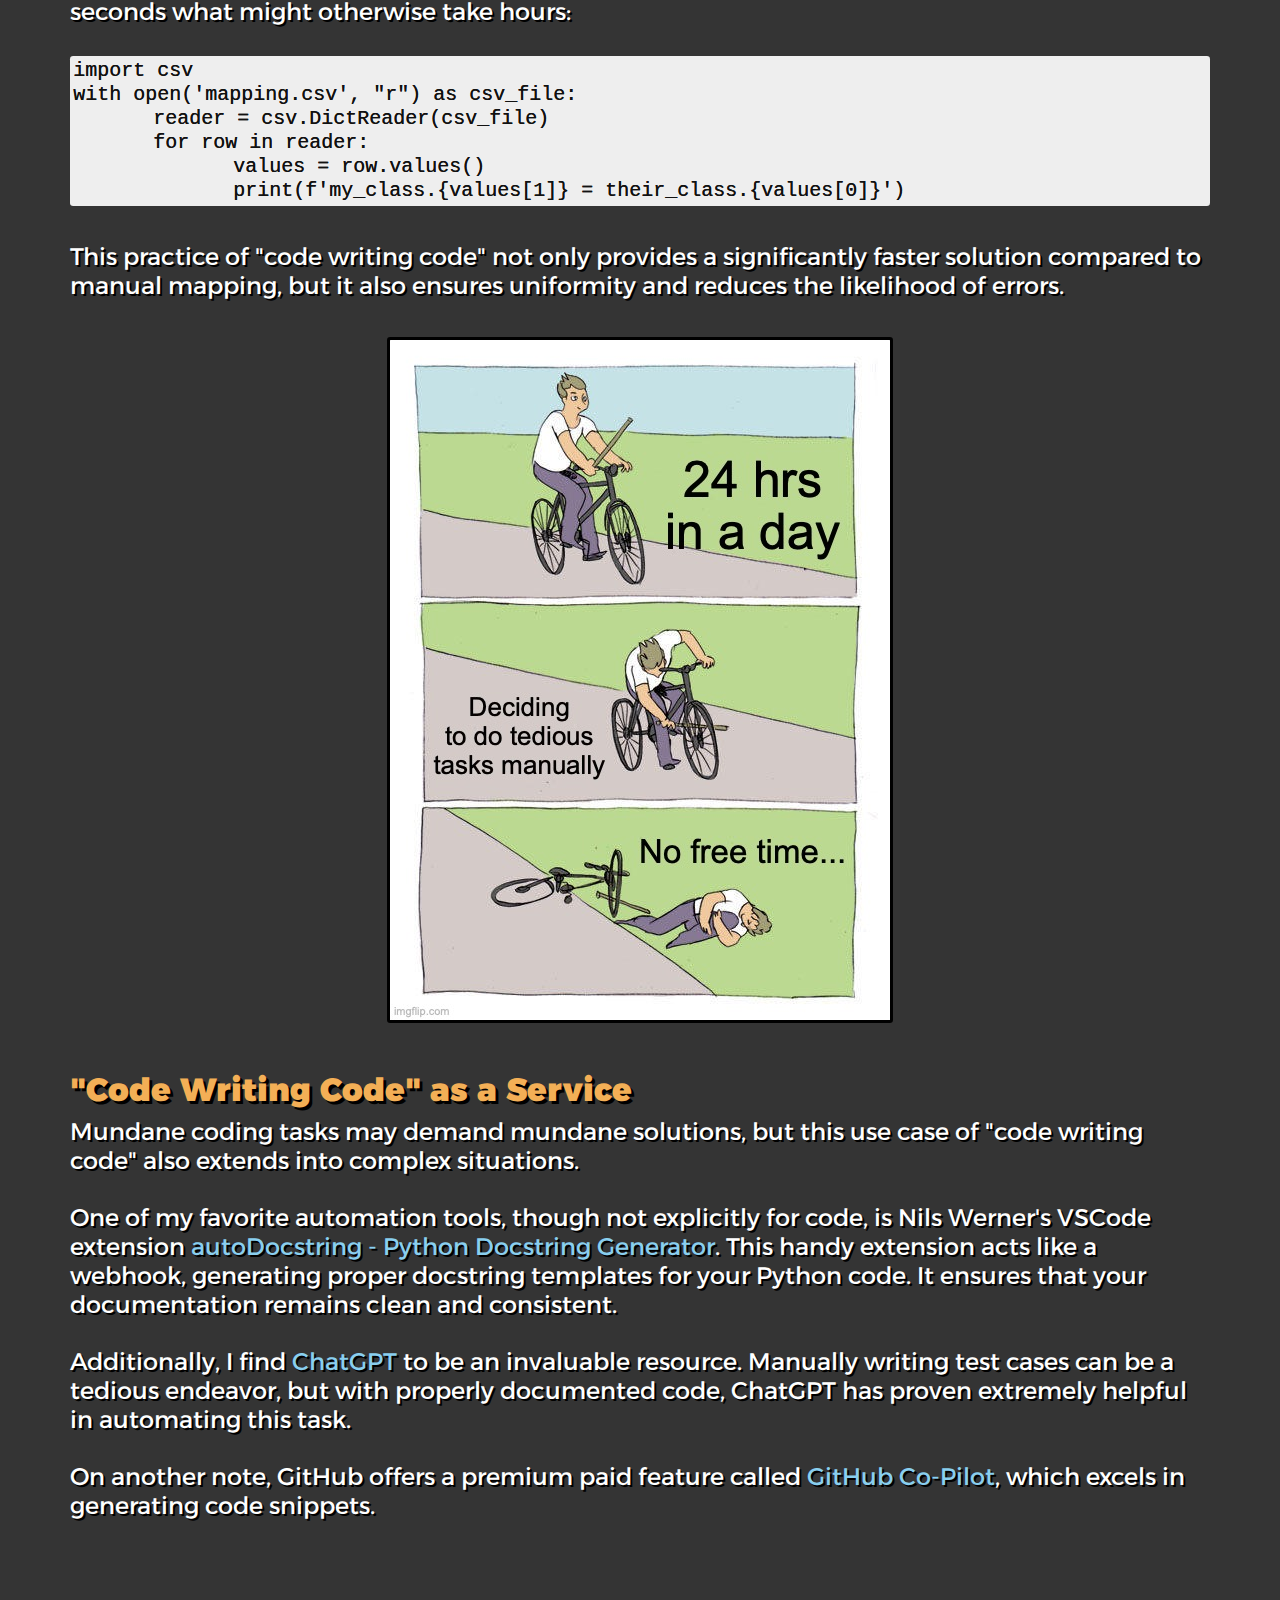
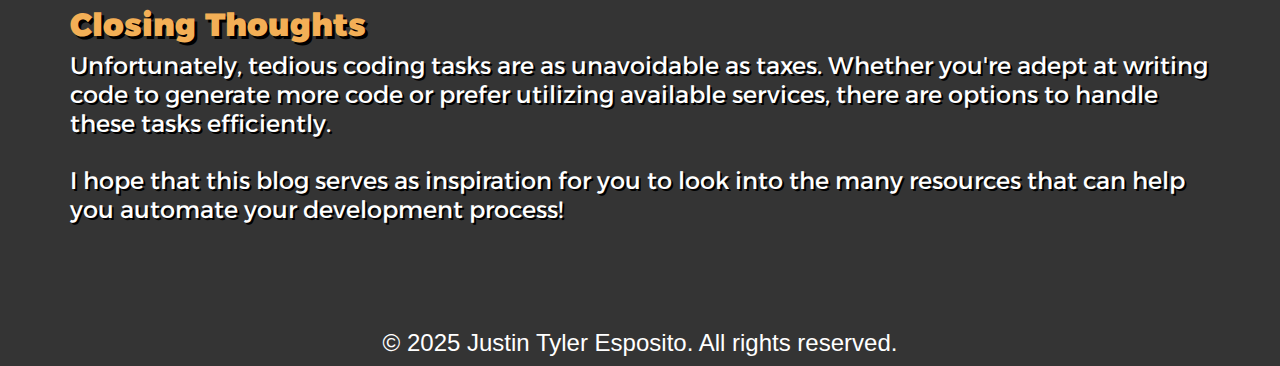
<file: blogs/blogs/write_code_to_write_code.html>
<html>

<head>
    <!-- Bootstrap: https://getbootstrap.com -->
    <link rel="stylesheet" href="https://cdn.jsdelivr.net/npm/bootstrap@4.3.1/dist/css/bootstrap.min.css"
        integrity="sha384-ggOyR0iXCbMQv3Xipma34MD+dH/1fQ784/j6cY/iJTQUOhcWr7x9JvoRxT2MZw1T" crossorigin="anonymous">
    <!-- local Stylesheet -->
    <link rel="stylesheet" type="text/css" href="../../styles.css">
    <link rel="stylesheet" type="text/css" href="./blogs.css">
</head>

<body>
    <!-- Healthy Spacing -->
    <br>
    <!-- Header -->
    <header>
        <div class="container">
            <div class="row">
                <div class="col logo-flex-col">
                    <img onclick="window.location.href = '../../index.html'" src="../../assets/images/jtexpo.png" alt=""
                        class="logo-img">
                    <a href="../../index.html" class="display-3 logo-main-text">JTexpo</a>
                </div>
            </div>
            <div class="row">
                <div class="col-md-12">
                    <div class="display-4 text-center">
                        <a href="https://www.youtube.com/@JTexpo" target="_blank" class="logo-sub-text">
                            Content To Tr<span style="color: #F3AF56;">AI</span>n Your Brain
                        </a>
                    </div>
                </div>
            </div>
        </div>
    </header>
    <!-- Healthy Spacing -->
    <br>
    <br>
    <!-- Button Selector -->
    <main>
        <div class="container">
            <div class="row">
                <div class="display-4 blog-header">Write Code to Write Code</div>
            </div>
            <br>
            <div class="row">
                <div class="h4 blog-info">
                    By : JTexpo <br>
                    Date : Nov 2nd 2023 <br><br>
                    Table of Contents
                    <ul>
                        <li><a href="#problem-statement">Problem Statement</a></li>
                        <li><a href="#mapping-use-case">Mapping Use Case</a></li>
                        <li><a href="#code-writing-code-as-a-service">"Code Writing Code" as a Service</a></li>
                        <li><a href="#closing-thoughts">Closing Thoughts</a></li>
                    </ul>
                </div>
            </div>
            <br>
            <!-- Problem Statement -->
            <div class="row">
                <div id="problem-statement" class="h2 blog-header">Problem Statement</div>
            </div>
            <div class="row">
                <div class="h4 blog-info">
                    As developers, we often encounter a wide range of tasks; some involve complex algorithms, while others can be as mundane as mapping, displaying, or updating static data. 
                    These repetitive tasks, though essential, can become time-consuming if done manually. <br><br>
                    In the development process, these recurring tasks are not uncommon. 
                    It's incumbent upon us to find ways to optimize our workload. 
                    By doing so, we can allocate more time and focus on the creative and problem-solving aspects of our projects. <br><br>
                    Take, for instance, my experience with the </span> <a class = "source-link" href="https://jtexpo.github.io/Starbucks_Kmeans/" target="_blank" >Starbucks Drink Recommendation App</a>. 
                    I needed to create over 100 different fields for user selection. 
                    Entering these manually was an option, but it would have eaten up a significant chunk of my time. <br><br>
                </div>
            </div>
            <br><br>
            <!-- Mapping Use Case -->
            <div class="row">
                <div id="mapping-use-case" class="h2 blog-header">Mapping Use Case</div>
            </div>
            <div class="row">
                <div class="h4 blog-info">
                    A developer often encounters tasks that, while crucial, can be remarkably tedious. 
                    Mapping is a prime example;
                    it involves taking a set of inputs and converting them into a standardized object used elsewhere in your codebase. <br><br>
                    Imagine a scenario where a business provides you with a CSV file containing two columns. 
                    Column A holds the payload of an object you're ingesting, while Column B indicates the corresponding field in your codebase's schema. 
                    The instinctual solution for many developers might be manual mapping - a process that, unfortunately, can consume hours of valuable time. <br><br>
                    Example task to preform: <br><br>
                    <div class="h5 blog-code">
                        my_class.first_name = their_class.first <br>
                        my_class.last_name &emsp;= their_class.last <br>
                        my_class.email &emsp;&emsp;&emsp;&emsp;&emsp;= their_class.email_address <br>
                        ... <br>
                        my_class.phone_cell = their_class.cellphone_number <br>
                    </div>
                    <br>
                    Instead, consider the power of automation. 
                    With just a few lines of code, you can achieve in seconds what might otherwise take hours: 
                    <br><br>
                    <div class="h5 blog-code">
                        import csv <br>
                        with open('mapping.csv', "r") as csv_file: <br>
                        &emsp;&emsp;&emsp;&emsp;reader = csv.DictReader(csv_file) <br>
                        &emsp;&emsp;&emsp;&emsp;for row in reader: <br>
                        &emsp;&emsp;&emsp;&emsp;&emsp;&emsp;&emsp;&emsp;values = row.values() <br>
                        &emsp;&emsp;&emsp;&emsp;&emsp;&emsp;&emsp;&emsp;print(f'my_class.{values[1]} = their_class.{values[0]}') <br>
                    </div>
                    <br>
                    This practice of "code writing code" not only provides a significantly faster solution compared to manual mapping, but it also ensures uniformity and reduces the likelihood of errors. <br><br>
                </div>
            </div>
            <div class="row">
                <img class="mx-auto blog-image" src="../../assets/images/blogs/WCtWC_Meme.png" alt="">
            </div>
            <br><br>
            <!-- "Code Writing Code" as a Service -->
            <div class="row">
                <div id="code-writing-code-as-a-service" class="h2 blog-header">"Code Writing Code" as a Service</div>
            </div>
            <div class="row">
                <div class="h4 blog-info">
                    Mundane coding tasks may demand mundane solutions, but this use case of "code writing code" also extends into complex situations. <br><br>
                    One of my favorite automation tools, though not explicitly for code, is Nils Werner's VSCode extension </span> <a class = "source-link" href="https://marketplace.visualstudio.com/items?itemName=njpwerner.autodocstring" target="_blank" >autoDocstring - Python Docstring Generator</a>. 
                    This handy extension acts like a webhook, generating proper docstring templates for your Python code. 
                    It ensures that your documentation remains clean and consistent. <br><br>
                    Additionally, I find </span> <a class = "source-link" href="http://chat.openai.com/" target="_blank" >ChatGPT</a> to be an invaluable resource. 
                    Manually writing test cases can be a tedious endeavor, but with properly documented code, ChatGPT has proven extremely helpful in automating this task. <br><br>
                    On another note, GitHub offers a premium paid feature called </span> <a class = "source-link" href="https://github.com/features/copilot/" target="_blank" >GitHub Co-Pilot</a>, which excels in generating code snippets. <br><br>
                </div>
            </div>
            <br><br>
            <!-- Closing Thoughts -->
            <div class="row">
                <div id="closing-thoughts" class="h2 blog-header">Closing Thoughts</div>
            </div>
            <div class="row">
                <div class="h4 blog-info">
                    Unfortunately, tedious coding tasks are as unavoidable as taxes. 
                    Whether you're adept at writing code to generate more code or prefer utilizing available services, there are options to handle these tasks efficiently. <br><br>
                    I hope that this blog serves as inspiration for you to look into the many resources that can help you automate your development process!
                </div>
            </div>
            <br><br>
        </div>
    </main>
    <!-- Healthy Spacing -->
    <br>
    <br>
    <!-- Footer -->
    <footer>
        <div class="container">
            <div class="row">
                <div class="col text-center">
                    <div class="h4 footer-rights">&copy; 2025 Justin Tyler Esposito. All rights reserved.</div>
                </div>
            </div>
        </div>
    </footer>
</body>

</html>
</file>
<file: styles.css>
@font-face { font-family: Alexandria-Black; src: url('assets/fonts/Alexandria/static/Alexandria-Black.ttf'); } 

/*
----
BODY
----
*/
body{
    background-color: #343434;
}

/* 
----------
LOGO STYLE
----------
*/
.logo-flex-col{
    display: flex;
    align-items: center;
    justify-content: center;
}
.logo-img{
    height: 5rem;
    width: 5rem;
}
.logo-sub-text{
    color:#FFF;
    font-family: Alexandria-Black;
    text-shadow: .3rem .3rem 0 #000;
}
.logo-sub-text:hover{
    color:#F3AF56;
    text-decoration: none;
}
.logo-main-text{
    color: #FFF;
    font-family: Alexandria-Black;
    text-shadow: .3rem .3rem 0 #000;
}
.logo-main-text:hover{
    color: #FFF;
    text-decoration: none;
}
/*
----
MAIN
----
*/
.main-btn{
    background-color: #F3AF56;
    color: #FFF;
    font-size: 4rem;
    font-family: Alexandria-Black;
    text-shadow: .2rem .2rem 0 #000;
    border-radius: 2rem;
}
.main-btn:hover,
.main-btn:visited,
.main-btn:focus{
    background-color: #FFF !important;
    color: #F3AF56 !important;
}

.main-btn:active{
    background-color: #FFF !important;
    color: orange !important;
}
/*
------
FOOTER
------
*/
.footer-rights{
    color: #FFF;
}
</file>
<file: projects/projects.css>
@font-face { font-family: Alexandria-Bold; src: url('../assets/fonts/Alexandria/static/Alexandria-Bold.ttf'); } 

.project-btn {
  background-color: #F3AF56;
  color: #FFF;
  font-size: 2rem;
  font-family: Alexandria-Bold;
  text-shadow: .1rem .1rem 0 #000;
  border-radius: .5rem .5rem 0rem 0rem;
}

.project-btn:hover,
.project-btn:visited,
.project-btn:focus{
  background-color: #FFF !important;
  color: #F3AF56 !important;
}

.project-btn:active {
  background-color: #FFF !important;
  color: orange !important;
}

.project-img {
  border-radius: 0rem 0rem .5rem .5rem ;
}

.project-btn-img-hover{
  font-size: 2rem;
  font-family: Alexandria-Bold;
  text-shadow: .1rem .1rem 0 #000;
  border-radius: .5rem .5rem 0rem 0rem;
  background-color: #FFF !important;
  color: #F3AF56 !important;
}
</file>
<file: blogs/blogs/blogs.css>
@font-face { font-family: Alexandria-Regular; src: url('../../assets/fonts/Alexandria/static/Alexandria-Regular.ttf'); } 
@font-face { font-family: Alexandria-Bold; src: url('../../assets/fonts/Alexandria/static/Alexandria-Bold.ttf'); } 
@font-face { font-family: Alexandria-Black; src: url('../../assets/fonts/Alexandria/static/Alexandria-Black.ttf'); } 

/*
----
HTML
----
*/

a{
    color:#FFF;
}
a:hover{
    color: #F3AF56;
}

/*
----
MAIN
----
*/
.blog-header{
    color: #F3AF56;
    font-family: Alexandria-Black;
    text-shadow: .2rem .2rem 0 #000;
}

.blog-info{
    color:#FFF;
    font-family: Alexandria-Regular;
    text-shadow: .1rem .1rem 0 #000;
}

.blog-code{
    color:#111;
    font-family: monospace;
    background-color: #EEE;
    padding: .2rem ;
    border-radius: .2rem;
    text-shadow: 0rem 0rem 0 #111;
}

.blog-image{
    border-radius: .2rem;
    border-color: #000;
    border-style: solid;
    border-width: .2rem;
}

.source-link ,.source-link:visited{
    color:#89CFEF;
}
.source-link:hover{
    color: #1262da;
}
</file>
